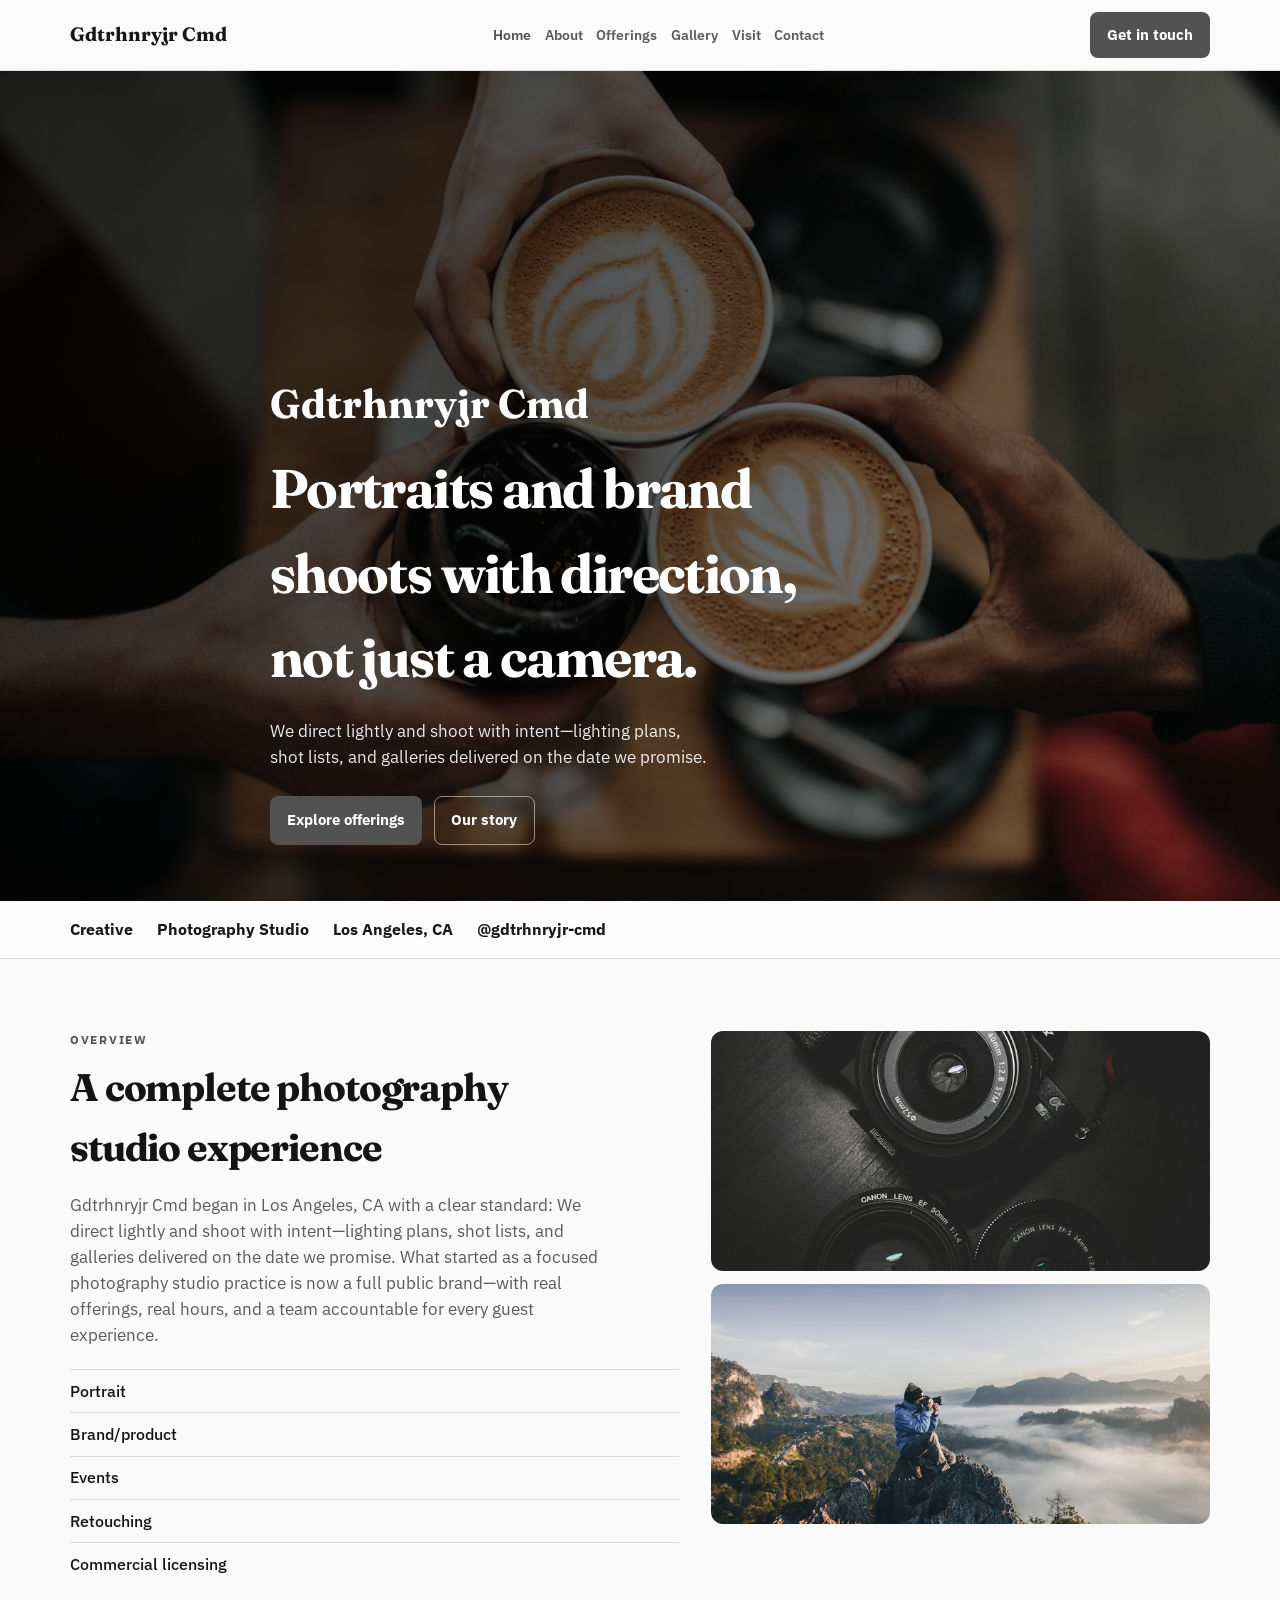
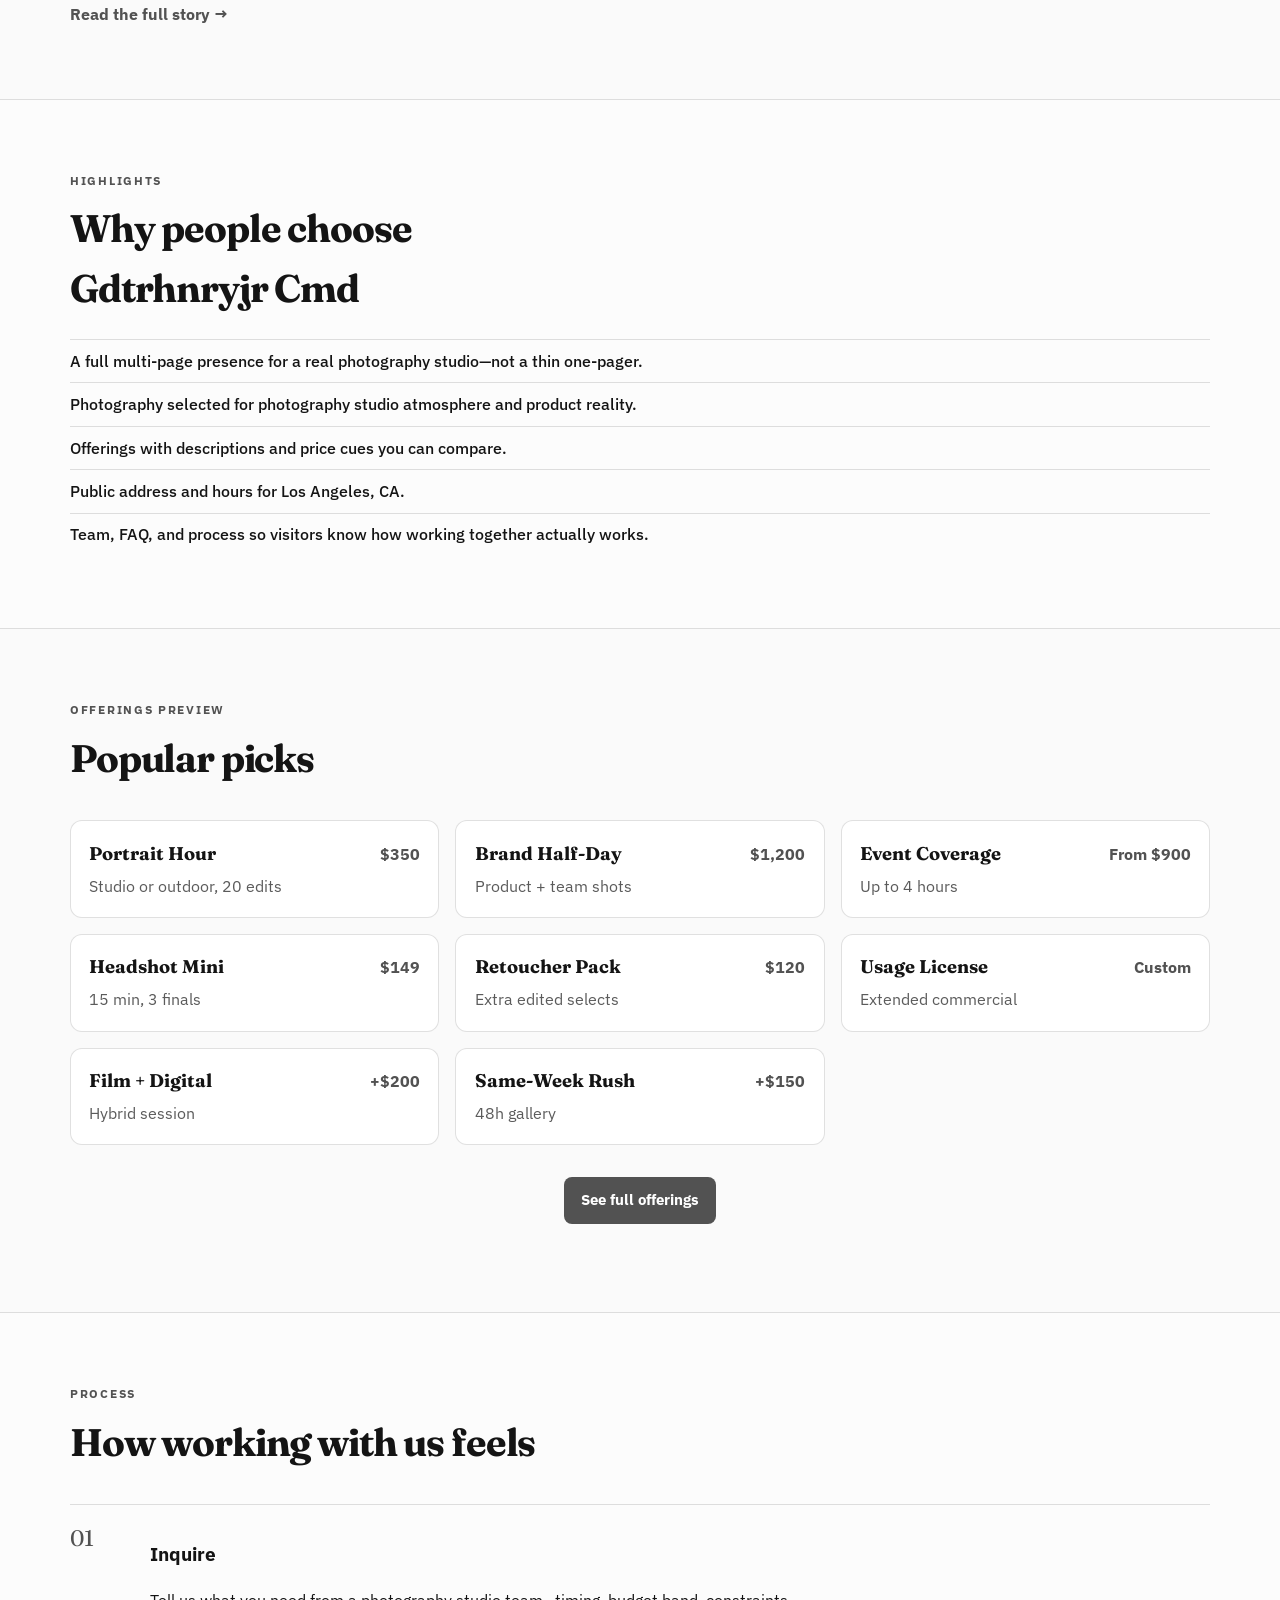
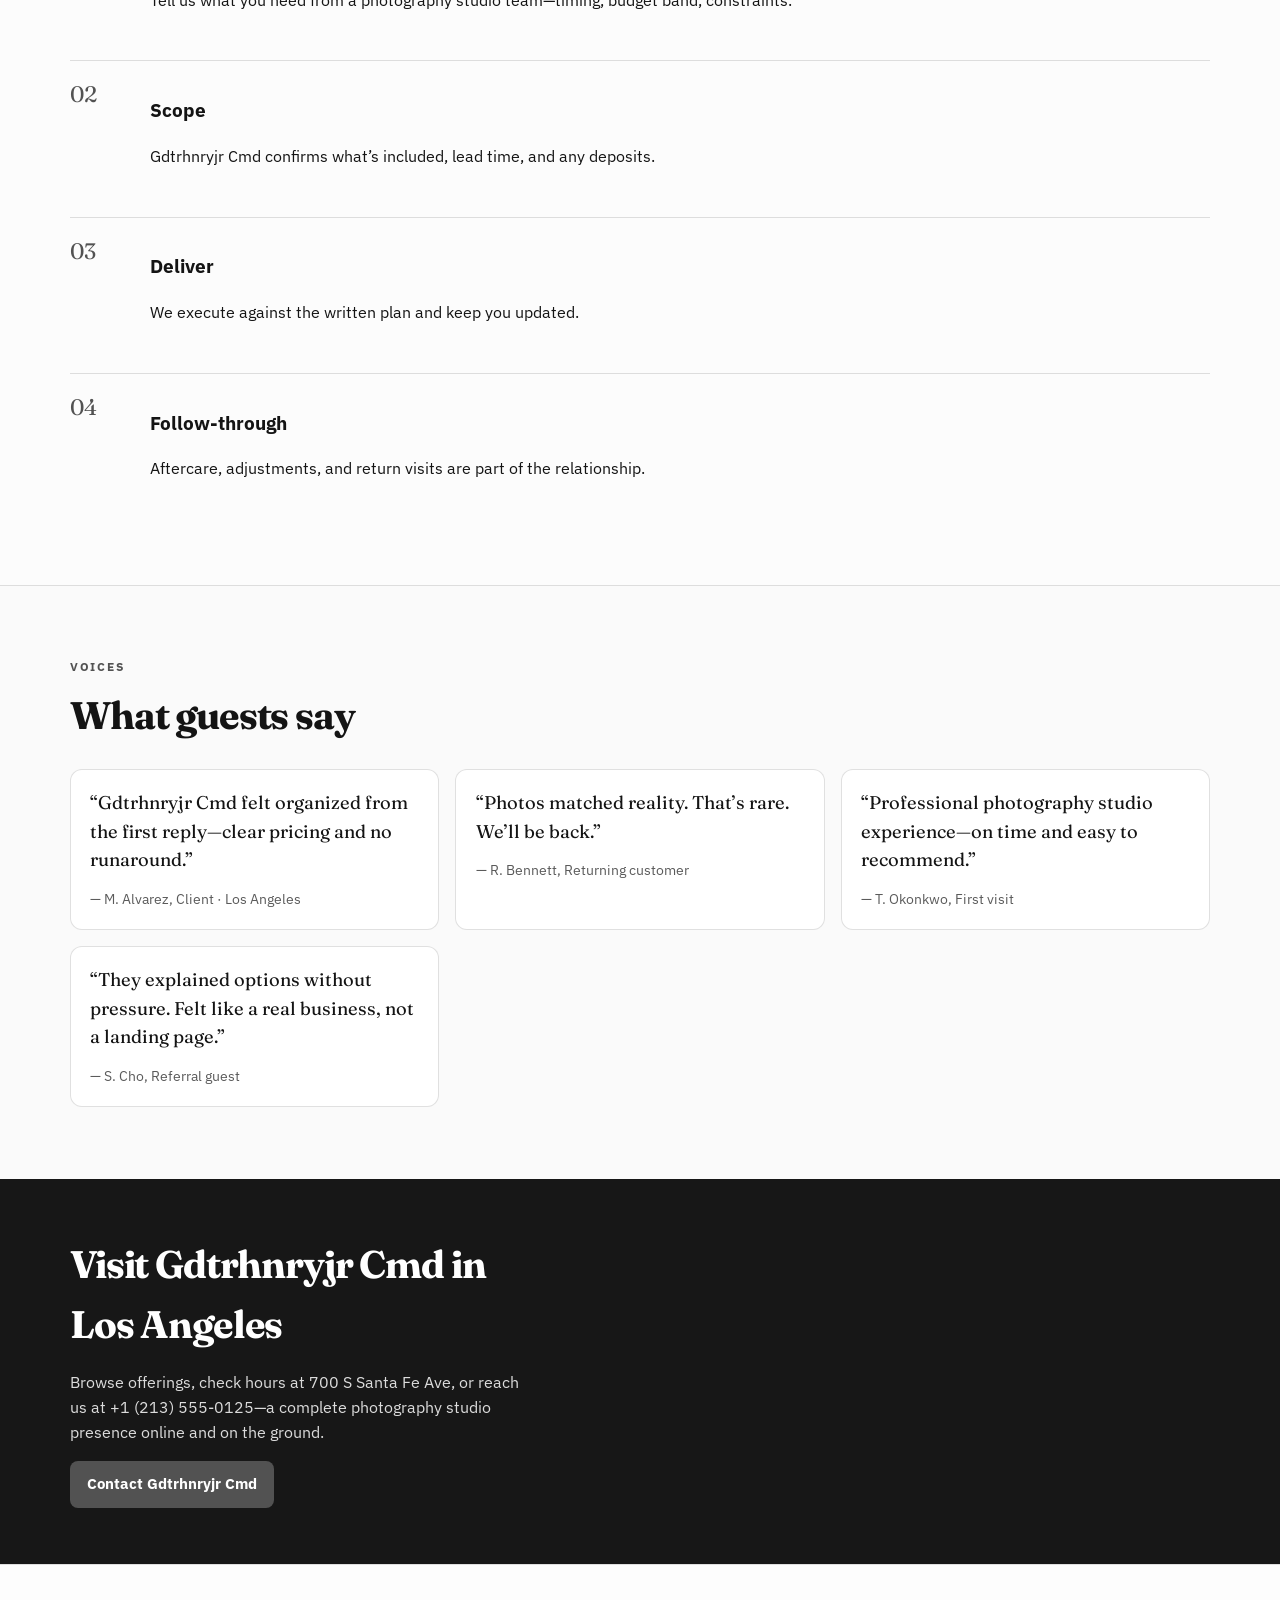
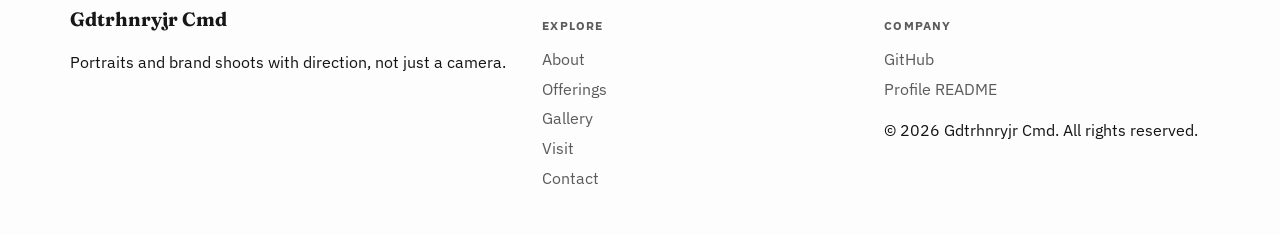
<file: index.html>
<!DOCTYPE html>
<html lang="en">
<head>
  <meta charset="UTF-8" />
  <meta name="viewport" content="width=device-width, initial-scale=1" />
  <title>Gdtrhnryjr Cmd | Photography Studio</title>
  <meta name="description" content="Gdtrhnryjr Cmd — Portraits and brand shoots with direction, not just a camera." />
  <link rel="preconnect" href="https://fonts.googleapis.com" />
  <link rel="preconnect" href="https://fonts.gstatic.com" crossorigin />
  <link href="https://fonts.googleapis.com/css2?family=Fraunces:opsz,wght@9..144,600;9..144,700&family=IBM+Plex+Sans:wght@400;500;600;700&display=swap" rel="stylesheet" />
  <link rel="stylesheet" href="styles.css" />
  <link rel="icon" href="favicon.svg" type="image/svg+xml" />
</head>
<body>

  <header class="top">
    <div class="shell bar">
      <a class="logo" href="index.html">Gdtrhnryjr Cmd</a>
      <nav><a href="index.html" class="on">Home</a><a href="about.html">About</a><a href="offerings.html">Offerings</a><a href="gallery.html">Gallery</a><a href="visit.html">Visit</a><a href="contact.html">Contact</a></nav>
      <a class="cta" href="contact.html">Get in touch</a>
    </div>
  </header>
  <main>
    <section class="hero">
      <div class="hero-bg" style="background-image:url('assets/img-1.jpg')"></div>
      <div class="hero-shade"></div>
      <div class="shell hero-copy">
        <p class="brand">Gdtrhnryjr Cmd</p>
        <h1>Portraits and brand shoots with direction, not just a camera.</h1>
        <p class="lede">We direct lightly and shoot with intent—lighting plans, shot lists, and galleries delivered on the date we promise.</p>
        <div class="actions">
          <a class="btn solid" href="offerings.html">Explore offerings</a>
          <a class="btn line" href="about.html">Our story</a>
        </div>
      </div>
    </section>

    <section class="strip"><div class="shell strip-row">
      <span>Creative</span><span>Photography Studio</span>
      <span>Los Angeles, CA</span><span>@gdtrhnryjr-cmd</span>
    </div></section>

    <section class="block">
      <div class="shell split">
        <div>
          <p class="eyebrow">Overview</p>
          <h2>A complete photography studio experience</h2>
          <p class="lead">Gdtrhnryjr Cmd began in Los Angeles, CA with a clear standard: We direct lightly and shoot with intent—lighting plans, shot lists, and galleries delivered on the date we promise. What started as a focused photography studio practice is now a full public brand—with real offerings, real hours, and a team accountable for every guest experience.</p>
          <ul class="checks"><li>Portrait</li>
<li>Brand/product</li>
<li>Events</li>
<li>Retouching</li>
<li>Commercial licensing</li></ul>
          <a class="textlink" href="about.html">Read the full story →</a>
        </div>
        <div class="about-photos">
          <img src="assets/img-2.jpg" alt="Gdtrhnryjr Cmd" />
          <img src="assets/img-3.jpg" alt="Gdtrhnryjr Cmd detail" />
        </div>
      </div>
    </section>

    <section class="block tint">
      <div class="shell">
        <p class="eyebrow">Highlights</p>
        <h2>Why people choose Gdtrhnryjr Cmd</h2>
        <ul class="why"><li>A full multi-page presence for a real photography studio—not a thin one-pager.</li>
<li>Photography selected for photography studio atmosphere and product reality.</li>
<li>Offerings with descriptions and price cues you can compare.</li>
<li>Public address and hours for Los Angeles, CA.</li>
<li>Team, FAQ, and process so visitors know how working together actually works.</li></ul>
      </div>
    </section>

    <section class="block">
      <div class="shell">
        <p class="eyebrow">Offerings preview</p>
        <h2>Popular picks</h2>
        <div class="menu-grid"><article class="item"><div class="item-top"><h3>Portrait Hour</h3><span class="price">$350</span></div><p>Studio or outdoor, 20 edits</p></article>
<article class="item"><div class="item-top"><h3>Brand Half-Day</h3><span class="price">$1,200</span></div><p>Product + team shots</p></article>
<article class="item"><div class="item-top"><h3>Event Coverage</h3><span class="price">From $900</span></div><p>Up to 4 hours</p></article>
<article class="item"><div class="item-top"><h3>Headshot Mini</h3><span class="price">$149</span></div><p>15 min, 3 finals</p></article>
<article class="item"><div class="item-top"><h3>Retoucher Pack</h3><span class="price">$120</span></div><p>Extra edited selects</p></article>
<article class="item"><div class="item-top"><h3>Usage License</h3><span class="price">Custom</span></div><p>Extended commercial</p></article>
<article class="item"><div class="item-top"><h3>Film + Digital</h3><span class="price">+$200</span></div><p>Hybrid session</p></article>
<article class="item"><div class="item-top"><h3>Same-Week Rush</h3><span class="price">+$150</span></div><p>48h gallery</p></article></div>
        <p class="center-cta"><a class="btn solid" href="offerings.html">See full offerings</a></p>
      </div>
    </section>

    <section class="block tint">
      <div class="shell">
        <p class="eyebrow">Process</p>
        <h2>How working with us feels</h2>
        <ol class="process"><li><span>01</span><div><h3>Inquire</h3><p>Tell us what you need from a photography studio team—timing, budget band, constraints.</p></div></li>
<li><span>02</span><div><h3>Scope</h3><p>Gdtrhnryjr Cmd confirms what’s included, lead time, and any deposits.</p></div></li>
<li><span>03</span><div><h3>Deliver</h3><p>We execute against the written plan and keep you updated.</p></div></li>
<li><span>04</span><div><h3>Follow-through</h3><p>Aftercare, adjustments, and return visits are part of the relationship.</p></div></li></ol>
      </div>
    </section>

    <section class="block">
      <div class="shell">
        <p class="eyebrow">Voices</p>
        <h2>What guests say</h2>
        <div class="quotes"><blockquote><p>“Gdtrhnryjr Cmd felt organized from the first reply—clear pricing and no runaround.”</p><footer>— M. Alvarez, Client · Los Angeles</footer></blockquote>
<blockquote><p>“Photos matched reality. That’s rare. We’ll be back.”</p><footer>— R. Bennett, Returning customer</footer></blockquote>
<blockquote><p>“Professional photography studio experience—on time and easy to recommend.”</p><footer>— T. Okonkwo, First visit</footer></blockquote>
<blockquote><p>“They explained options without pressure. Felt like a real business, not a landing page.”</p><footer>— S. Cho, Referral guest</footer></blockquote></div>
      </div>
    </section>

    <section class="cta-band">
      <div class="shell">
        <h2>Visit Gdtrhnryjr Cmd in Los Angeles</h2>
        <p>Browse offerings, check hours at 700 S Santa Fe Ave, or reach us at +1 (213) 555-0125—a complete photography studio presence online and on the ground.</p>
        <a class="btn solid" href="contact.html">Contact Gdtrhnryjr Cmd</a>
      </div>
    </section>
  </main>

  <footer class="foot">
    <div class="shell foot-grid">
      <div><strong>Gdtrhnryjr Cmd</strong><p>Portraits and brand shoots with direction, not just a camera.</p></div>
      <div>
        <p class="fh">Explore</p>
        <a href="about.html">About</a>
        <a href="offerings.html">Offerings</a>
        <a href="gallery.html">Gallery</a>
        <a href="visit.html">Visit</a>
        <a href="contact.html">Contact</a>
      </div>
      <div>
        <p class="fh">Company</p>
        <a href="https://github.com/gdtrhnryjr-cmd" target="_blank" rel="noopener">GitHub</a>
        <a href="https://github.com/gdtrhnryjr-cmd/gdtrhnryjr-cmd" target="_blank" rel="noopener">Profile README</a>
        <p>© 2026 Gdtrhnryjr Cmd. All rights reserved.</p>
      </div>
    </div>
  </footer>
</body></html>
</file>
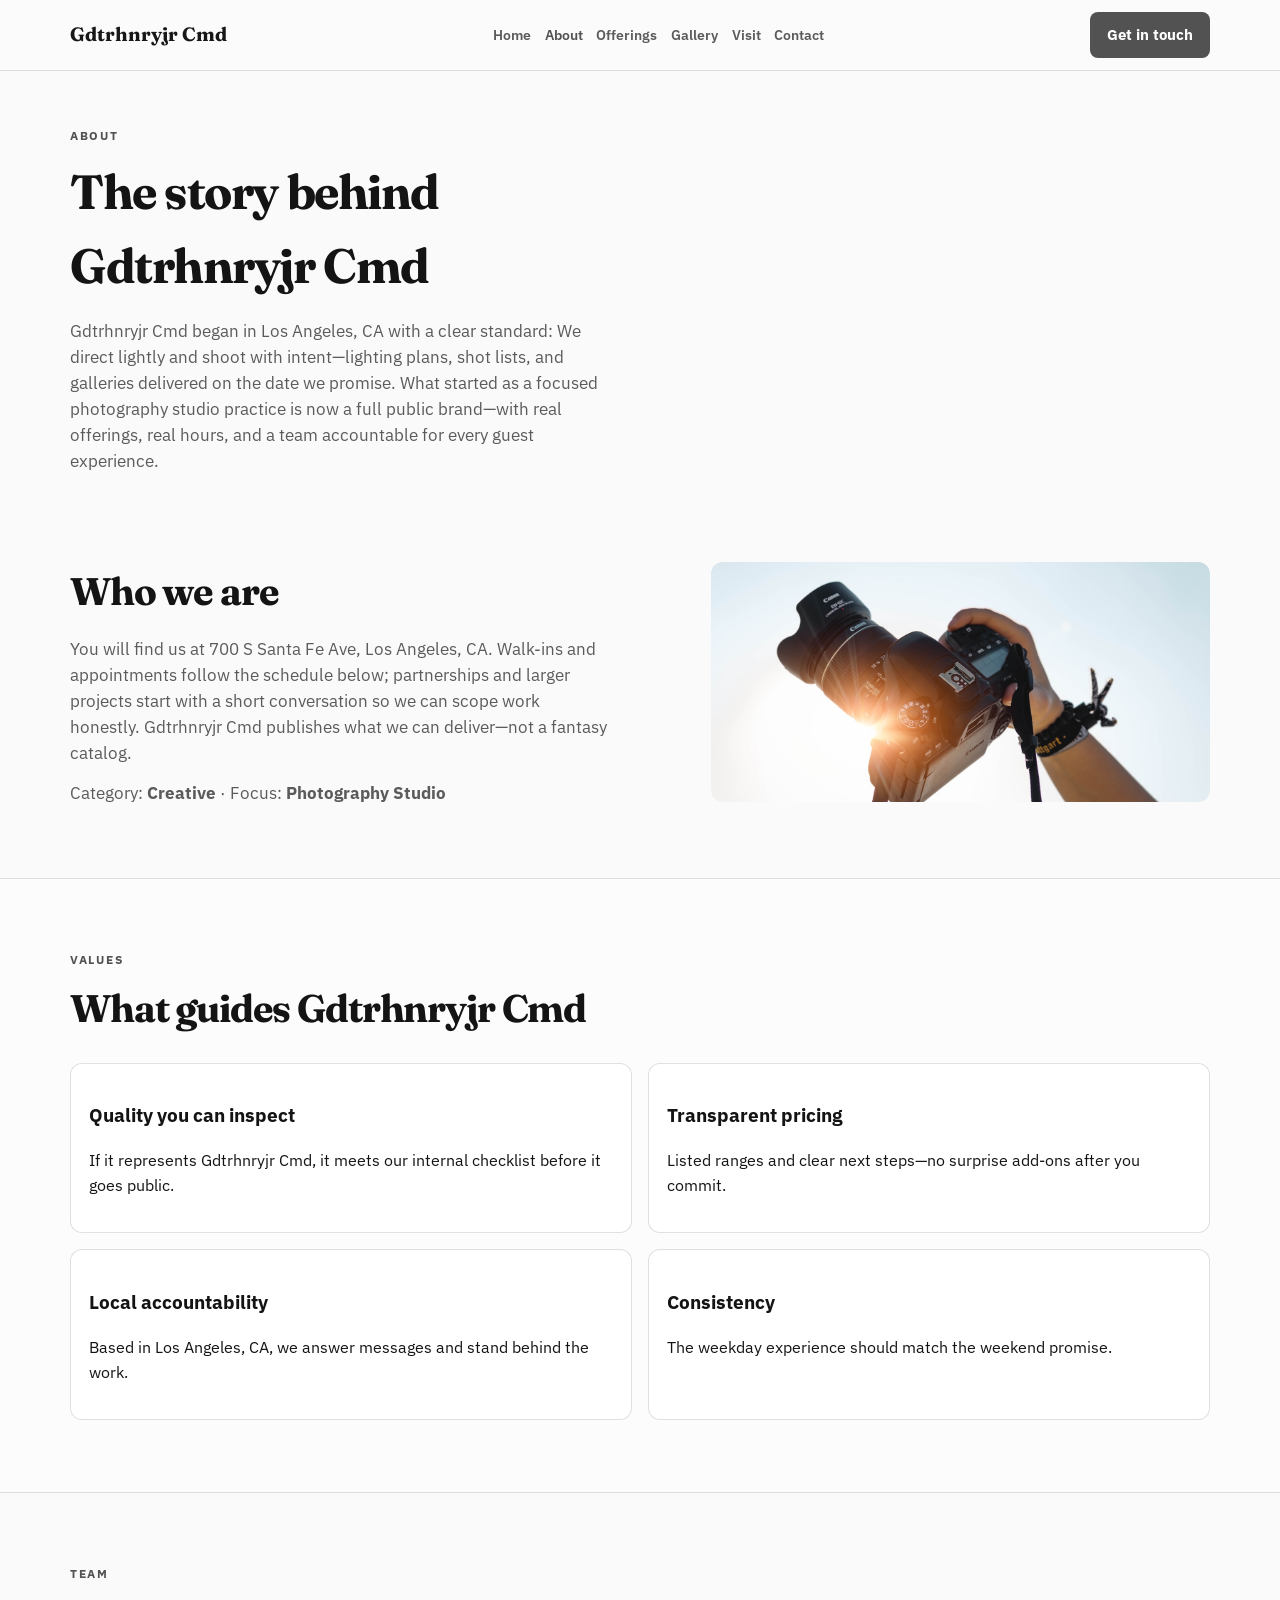
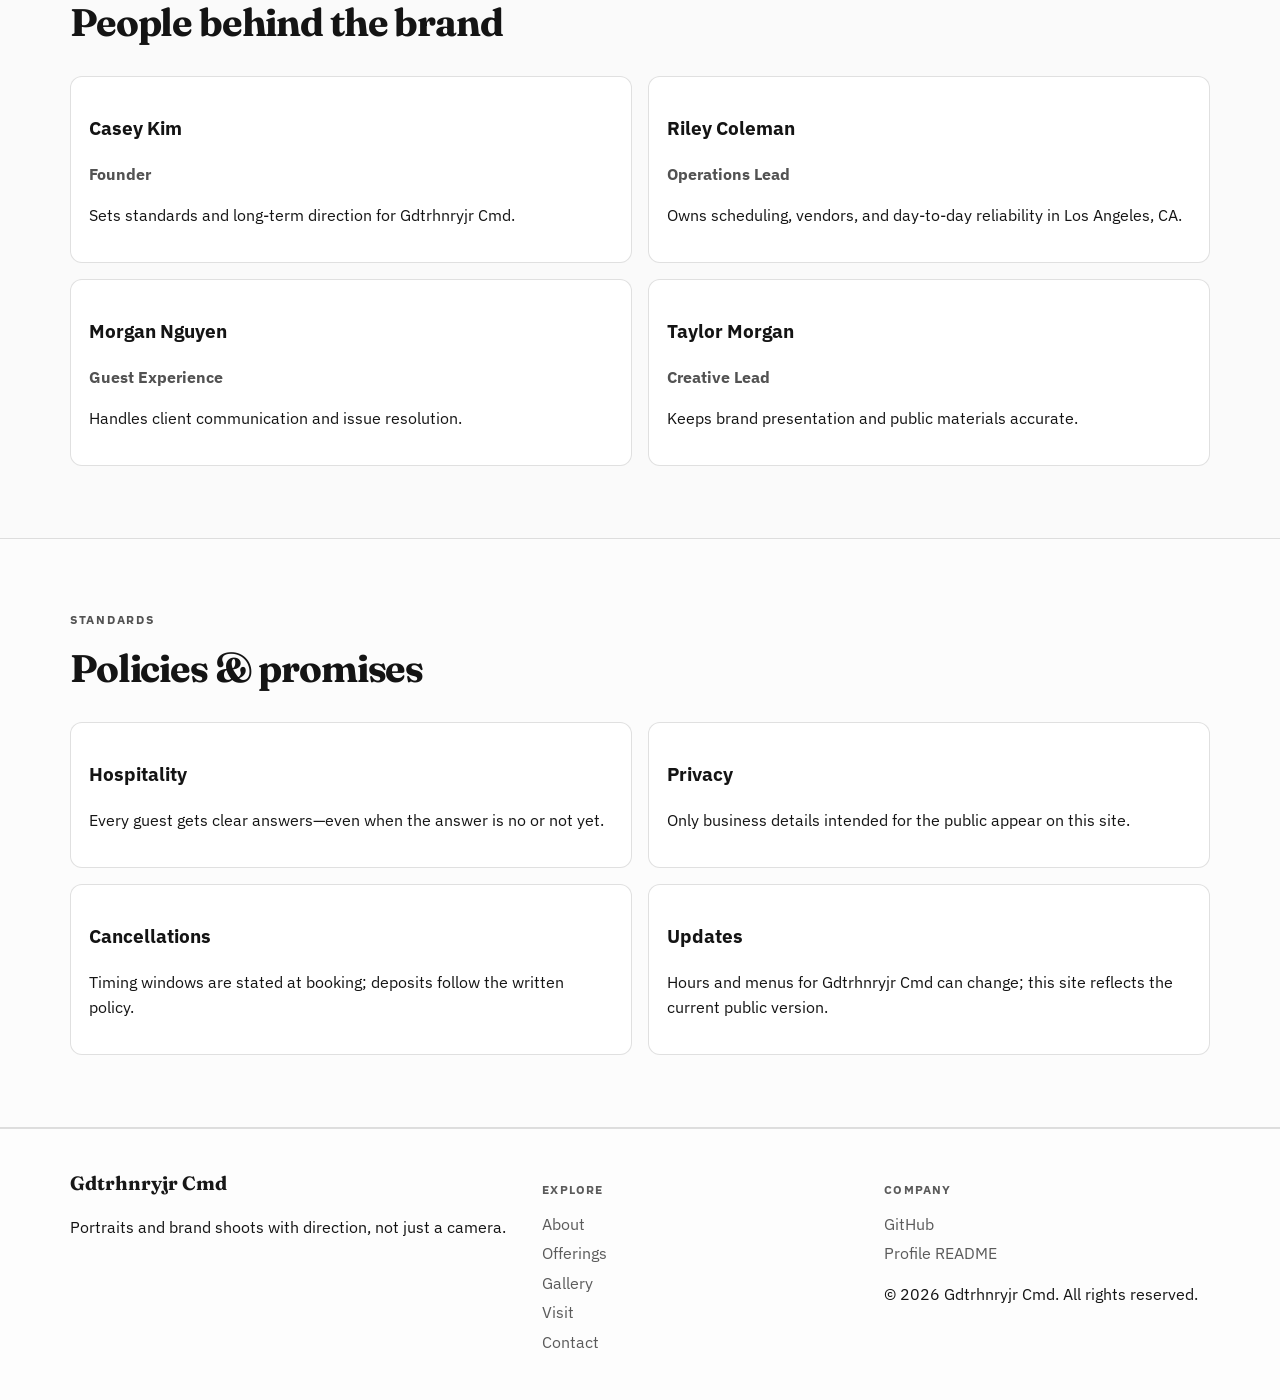
<file: about.html>
<!DOCTYPE html>
<html lang="en">
<head>
  <meta charset="UTF-8" />
  <meta name="viewport" content="width=device-width, initial-scale=1" />
  <title>About | Gdtrhnryjr Cmd</title>
  <meta name="description" content="Gdtrhnryjr Cmd began in Los Angeles, CA with a clear standard: We direct lightly and shoot with intent—lighting plans, shot lists, and galleries deliv" />
  <link rel="preconnect" href="https://fonts.googleapis.com" />
  <link rel="preconnect" href="https://fonts.gstatic.com" crossorigin />
  <link href="https://fonts.googleapis.com/css2?family=Fraunces:opsz,wght@9..144,600;9..144,700&family=IBM+Plex+Sans:wght@400;500;600;700&display=swap" rel="stylesheet" />
  <link rel="stylesheet" href="styles.css" />
  <link rel="icon" href="favicon.svg" type="image/svg+xml" />
</head>
<body>

  <header class="top">
    <div class="shell bar">
      <a class="logo" href="index.html">Gdtrhnryjr Cmd</a>
      <nav><a href="index.html">Home</a><a href="about.html" class="on">About</a><a href="offerings.html">Offerings</a><a href="gallery.html">Gallery</a><a href="visit.html">Visit</a><a href="contact.html">Contact</a></nav>
      <a class="cta" href="contact.html">Get in touch</a>
    </div>
  </header>
  <main class="page">
    <section class="page-hero"><div class="shell">
      <p class="eyebrow">About</p>
      <h1>The story behind Gdtrhnryjr Cmd</h1>
      <p class="lead">Gdtrhnryjr Cmd began in Los Angeles, CA with a clear standard: We direct lightly and shoot with intent—lighting plans, shot lists, and galleries delivered on the date we promise. What started as a focused photography studio practice is now a full public brand—with real offerings, real hours, and a team accountable for every guest experience.</p>
    </div></section>
    <section class="block"><div class="shell split">
      <div>
        <h2>Who we are</h2>
        <p class="lead">You will find us at 700 S Santa Fe Ave, Los Angeles, CA. Walk-ins and appointments follow the schedule below; partnerships and larger projects start with a short conversation so we can scope work honestly. Gdtrhnryjr Cmd publishes what we can deliver—not a fantasy catalog.</p>
        <p class="lead">Category: <strong>Creative</strong> · Focus: <strong>Photography Studio</strong></p>
      </div>
      <img class="solo" src="assets/img-4.jpg" alt="Gdtrhnryjr Cmd story" />
    </div></section>
    <section class="block tint"><div class="shell">
      <p class="eyebrow">Values</p>
      <h2>What guides Gdtrhnryjr Cmd</h2>
      <div class="value-grid"><article><h3>Quality you can inspect</h3><p>If it represents Gdtrhnryjr Cmd, it meets our internal checklist before it goes public.</p></article>
<article><h3>Transparent pricing</h3><p>Listed ranges and clear next steps—no surprise add-ons after you commit.</p></article>
<article><h3>Local accountability</h3><p>Based in Los Angeles, CA, we answer messages and stand behind the work.</p></article>
<article><h3>Consistency</h3><p>The weekday experience should match the weekend promise.</p></article></div>
    </div></section>
    <section class="block"><div class="shell">
      <p class="eyebrow">Team</p>
      <h2>People behind the brand</h2>
      <div class="team-grid"><article class="person"><h3>Casey Kim</h3><p class="role">Founder</p><p>Sets standards and long-term direction for Gdtrhnryjr Cmd.</p></article>
<article class="person"><h3>Riley Coleman</h3><p class="role">Operations Lead</p><p>Owns scheduling, vendors, and day-to-day reliability in Los Angeles, CA.</p></article>
<article class="person"><h3>Morgan Nguyen</h3><p class="role">Guest Experience</p><p>Handles client communication and issue resolution.</p></article>
<article class="person"><h3>Taylor Morgan</h3><p class="role">Creative Lead</p><p>Keeps brand presentation and public materials accurate.</p></article></div>
    </div></section>
    <section class="block tint"><div class="shell">
      <p class="eyebrow">Standards</p>
      <h2>Policies &amp; promises</h2>
      <div class="value-grid"><article><h3>Hospitality</h3><p>Every guest gets clear answers—even when the answer is no or not yet.</p></article>
<article><h3>Privacy</h3><p>Only business details intended for the public appear on this site.</p></article>
<article><h3>Cancellations</h3><p>Timing windows are stated at booking; deposits follow the written policy.</p></article>
<article><h3>Updates</h3><p>Hours and menus for Gdtrhnryjr Cmd can change; this site reflects the current public version.</p></article></div>
    </div></section>
  </main>

  <footer class="foot">
    <div class="shell foot-grid">
      <div><strong>Gdtrhnryjr Cmd</strong><p>Portraits and brand shoots with direction, not just a camera.</p></div>
      <div>
        <p class="fh">Explore</p>
        <a href="about.html">About</a>
        <a href="offerings.html">Offerings</a>
        <a href="gallery.html">Gallery</a>
        <a href="visit.html">Visit</a>
        <a href="contact.html">Contact</a>
      </div>
      <div>
        <p class="fh">Company</p>
        <a href="https://github.com/gdtrhnryjr-cmd" target="_blank" rel="noopener">GitHub</a>
        <a href="https://github.com/gdtrhnryjr-cmd/gdtrhnryjr-cmd" target="_blank" rel="noopener">Profile README</a>
        <p>© 2026 Gdtrhnryjr Cmd. All rights reserved.</p>
      </div>
    </div>
  </footer>
</body></html>
</file>
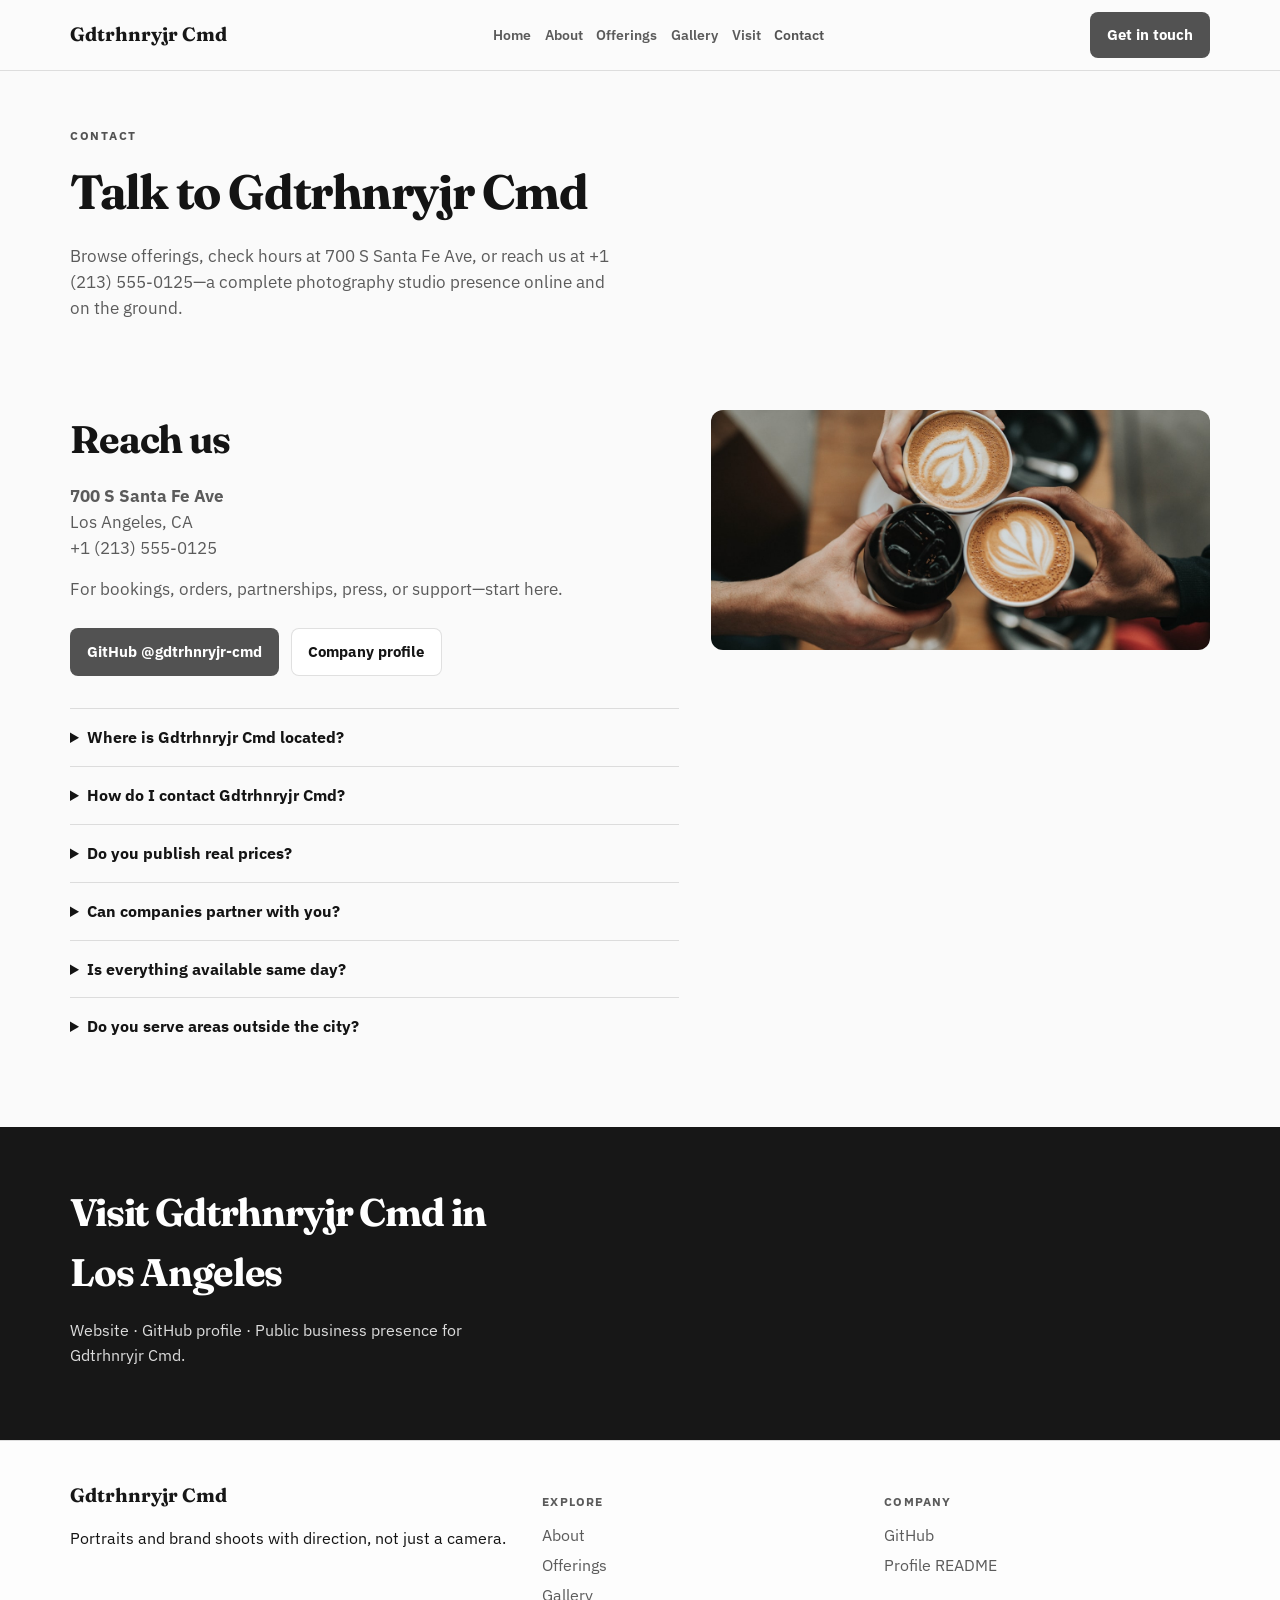
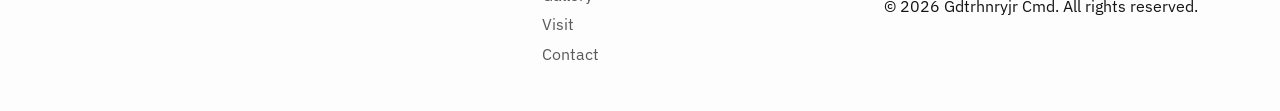
<file: contact.html>
<!DOCTYPE html>
<html lang="en">
<head>
  <meta charset="UTF-8" />
  <meta name="viewport" content="width=device-width, initial-scale=1" />
  <title>Contact | Gdtrhnryjr Cmd</title>
  <meta name="description" content="Contact Gdtrhnryjr Cmd" />
  <link rel="preconnect" href="https://fonts.googleapis.com" />
  <link rel="preconnect" href="https://fonts.gstatic.com" crossorigin />
  <link href="https://fonts.googleapis.com/css2?family=Fraunces:opsz,wght@9..144,600;9..144,700&family=IBM+Plex+Sans:wght@400;500;600;700&display=swap" rel="stylesheet" />
  <link rel="stylesheet" href="styles.css" />
  <link rel="icon" href="favicon.svg" type="image/svg+xml" />
</head>
<body>

  <header class="top">
    <div class="shell bar">
      <a class="logo" href="index.html">Gdtrhnryjr Cmd</a>
      <nav><a href="index.html">Home</a><a href="about.html">About</a><a href="offerings.html">Offerings</a><a href="gallery.html">Gallery</a><a href="visit.html">Visit</a><a href="contact.html" class="on">Contact</a></nav>
      <a class="cta" href="contact.html">Get in touch</a>
    </div>
  </header>
  <main class="page">
    <section class="page-hero"><div class="shell">
      <p class="eyebrow">Contact</p>
      <h1>Talk to Gdtrhnryjr Cmd</h1>
      <p class="lead">Browse offerings, check hours at 700 S Santa Fe Ave, or reach us at +1 (213) 555-0125—a complete photography studio presence online and on the ground.</p>
    </div></section>
    <section class="block"><div class="shell split">
      <div>
        <h2>Reach us</h2>
        <p class="lead"><strong>700 S Santa Fe Ave</strong><br/>Los Angeles, CA<br/>+1 (213) 555-0125</p>
        <p class="lead">For bookings, orders, partnerships, press, or support—start here.</p>
        <div class="actions">
          <a class="btn solid" href="https://github.com/gdtrhnryjr-cmd" target="_blank" rel="noopener">GitHub @gdtrhnryjr-cmd</a>
          <a class="btn quiet" href="https://github.com/gdtrhnryjr-cmd/gdtrhnryjr-cmd" target="_blank" rel="noopener">Company profile</a>
        </div>
        <div class="faq" style="margin-top:2rem"><details><summary>Where is Gdtrhnryjr Cmd located?</summary><p>700 S Santa Fe Ave, Los Angeles, CA. See Visit for hours and parking notes.</p></details>
<details><summary>How do I contact Gdtrhnryjr Cmd?</summary><p>Call +1 (213) 555-0125 or use the contact page / GitHub profile for business inquiries.</p></details>
<details><summary>Do you publish real prices?</summary><p>Yes—ranges and packages on Offerings reflect current public rates and may change seasonally.</p></details>
<details><summary>Can companies partner with you?</summary><p>Yes. Email or call with your use case; Gdtrhnryjr Cmd reviews fit before committing calendar time.</p></details>
<details><summary>Is everything available same day?</summary><p>It depends on the service. Book ahead for custom work; walk-up options are noted in hours.</p></details>
<details><summary>Do you serve areas outside the city?</summary><p>Primary service area is Los Angeles, CA. Regional or remote options vary by offering—ask when you inquire.</p></details></div>
      </div>
      <img class="solo" src="assets/img-7.jpg" alt="contact" />
    </div></section>
    <section class="cta-band"><div class="shell">
      <h2>Visit Gdtrhnryjr Cmd in Los Angeles</h2>
      <p>Website · GitHub profile · Public business presence for Gdtrhnryjr Cmd.</p>
    </div></section>
  </main>

  <footer class="foot">
    <div class="shell foot-grid">
      <div><strong>Gdtrhnryjr Cmd</strong><p>Portraits and brand shoots with direction, not just a camera.</p></div>
      <div>
        <p class="fh">Explore</p>
        <a href="about.html">About</a>
        <a href="offerings.html">Offerings</a>
        <a href="gallery.html">Gallery</a>
        <a href="visit.html">Visit</a>
        <a href="contact.html">Contact</a>
      </div>
      <div>
        <p class="fh">Company</p>
        <a href="https://github.com/gdtrhnryjr-cmd" target="_blank" rel="noopener">GitHub</a>
        <a href="https://github.com/gdtrhnryjr-cmd/gdtrhnryjr-cmd" target="_blank" rel="noopener">Profile README</a>
        <p>© 2026 Gdtrhnryjr Cmd. All rights reserved.</p>
      </div>
    </div>
  </footer>
</body></html>
</file>
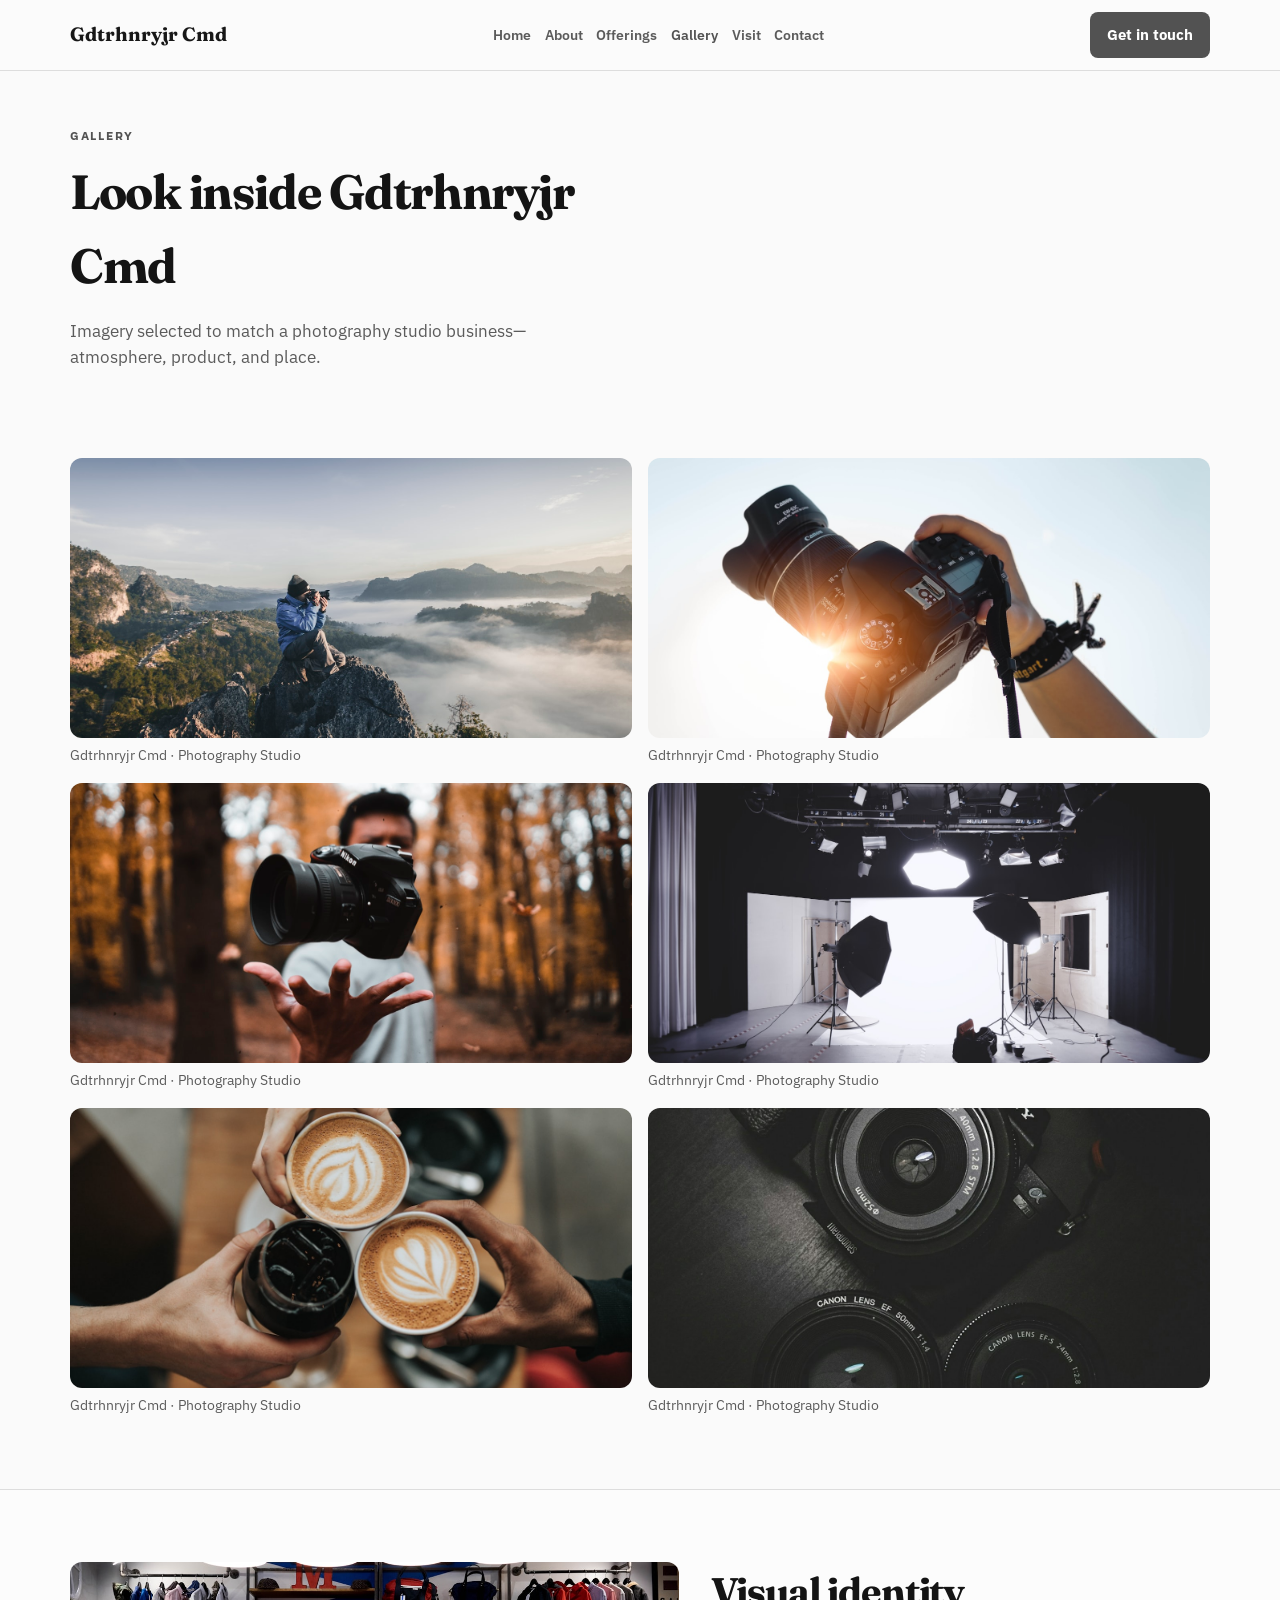
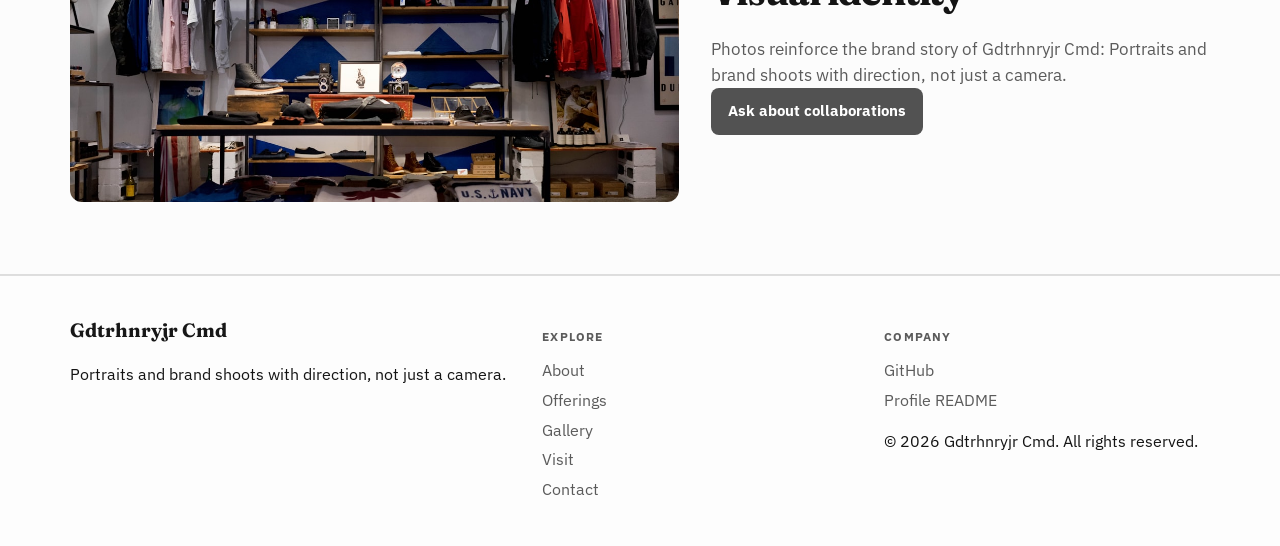
<file: gallery.html>
<!DOCTYPE html>
<html lang="en">
<head>
  <meta charset="UTF-8" />
  <meta name="viewport" content="width=device-width, initial-scale=1" />
  <title>Gallery | Gdtrhnryjr Cmd</title>
  <meta name="description" content="Visual gallery for Gdtrhnryjr Cmd" />
  <link rel="preconnect" href="https://fonts.googleapis.com" />
  <link rel="preconnect" href="https://fonts.gstatic.com" crossorigin />
  <link href="https://fonts.googleapis.com/css2?family=Fraunces:opsz,wght@9..144,600;9..144,700&family=IBM+Plex+Sans:wght@400;500;600;700&display=swap" rel="stylesheet" />
  <link rel="stylesheet" href="styles.css" />
  <link rel="icon" href="favicon.svg" type="image/svg+xml" />
</head>
<body>

  <header class="top">
    <div class="shell bar">
      <a class="logo" href="index.html">Gdtrhnryjr Cmd</a>
      <nav><a href="index.html">Home</a><a href="about.html">About</a><a href="offerings.html">Offerings</a><a href="gallery.html" class="on">Gallery</a><a href="visit.html">Visit</a><a href="contact.html">Contact</a></nav>
      <a class="cta" href="contact.html">Get in touch</a>
    </div>
  </header>
  <main class="page">
    <section class="page-hero"><div class="shell">
      <p class="eyebrow">Gallery</p>
      <h1>Look inside Gdtrhnryjr Cmd</h1>
      <p class="lead">Imagery selected to match a photography studio business—atmosphere, product, and place.</p>
    </div></section>
    <section class="block"><div class="shell gallery-rich"><figure><img src="assets/img-3.jpg" alt="Gdtrhnryjr Cmd gallery 1" /><figcaption>Gdtrhnryjr Cmd · Photography Studio</figcaption></figure>
<figure><img src="assets/img-4.jpg" alt="Gdtrhnryjr Cmd gallery 2" /><figcaption>Gdtrhnryjr Cmd · Photography Studio</figcaption></figure>
<figure><img src="assets/img-5.jpg" alt="Gdtrhnryjr Cmd gallery 3" /><figcaption>Gdtrhnryjr Cmd · Photography Studio</figcaption></figure>
<figure><img src="assets/img-6.jpg" alt="Gdtrhnryjr Cmd gallery 4" /><figcaption>Gdtrhnryjr Cmd · Photography Studio</figcaption></figure>
<figure><img src="assets/img-7.jpg" alt="Gdtrhnryjr Cmd gallery 5" /><figcaption>Gdtrhnryjr Cmd · Photography Studio</figcaption></figure>
<figure><img src="assets/img-8.jpg" alt="Gdtrhnryjr Cmd gallery 6" /><figcaption>Gdtrhnryjr Cmd · Photography Studio</figcaption></figure></div></section>
    <section class="block tint"><div class="shell split">
      <img class="solo" src="assets/img-9.jpg" alt="more" />
      <div>
        <h2>Visual identity</h2>
        <p class="lead">Photos reinforce the brand story of Gdtrhnryjr Cmd: Portraits and brand shoots with direction, not just a camera.</p>
        <a class="btn solid" href="contact.html">Ask about collaborations</a>
      </div>
    </div></section>
  </main>

  <footer class="foot">
    <div class="shell foot-grid">
      <div><strong>Gdtrhnryjr Cmd</strong><p>Portraits and brand shoots with direction, not just a camera.</p></div>
      <div>
        <p class="fh">Explore</p>
        <a href="about.html">About</a>
        <a href="offerings.html">Offerings</a>
        <a href="gallery.html">Gallery</a>
        <a href="visit.html">Visit</a>
        <a href="contact.html">Contact</a>
      </div>
      <div>
        <p class="fh">Company</p>
        <a href="https://github.com/gdtrhnryjr-cmd" target="_blank" rel="noopener">GitHub</a>
        <a href="https://github.com/gdtrhnryjr-cmd/gdtrhnryjr-cmd" target="_blank" rel="noopener">Profile README</a>
        <p>© 2026 Gdtrhnryjr Cmd. All rights reserved.</p>
      </div>
    </div>
  </footer>
</body></html>
</file>
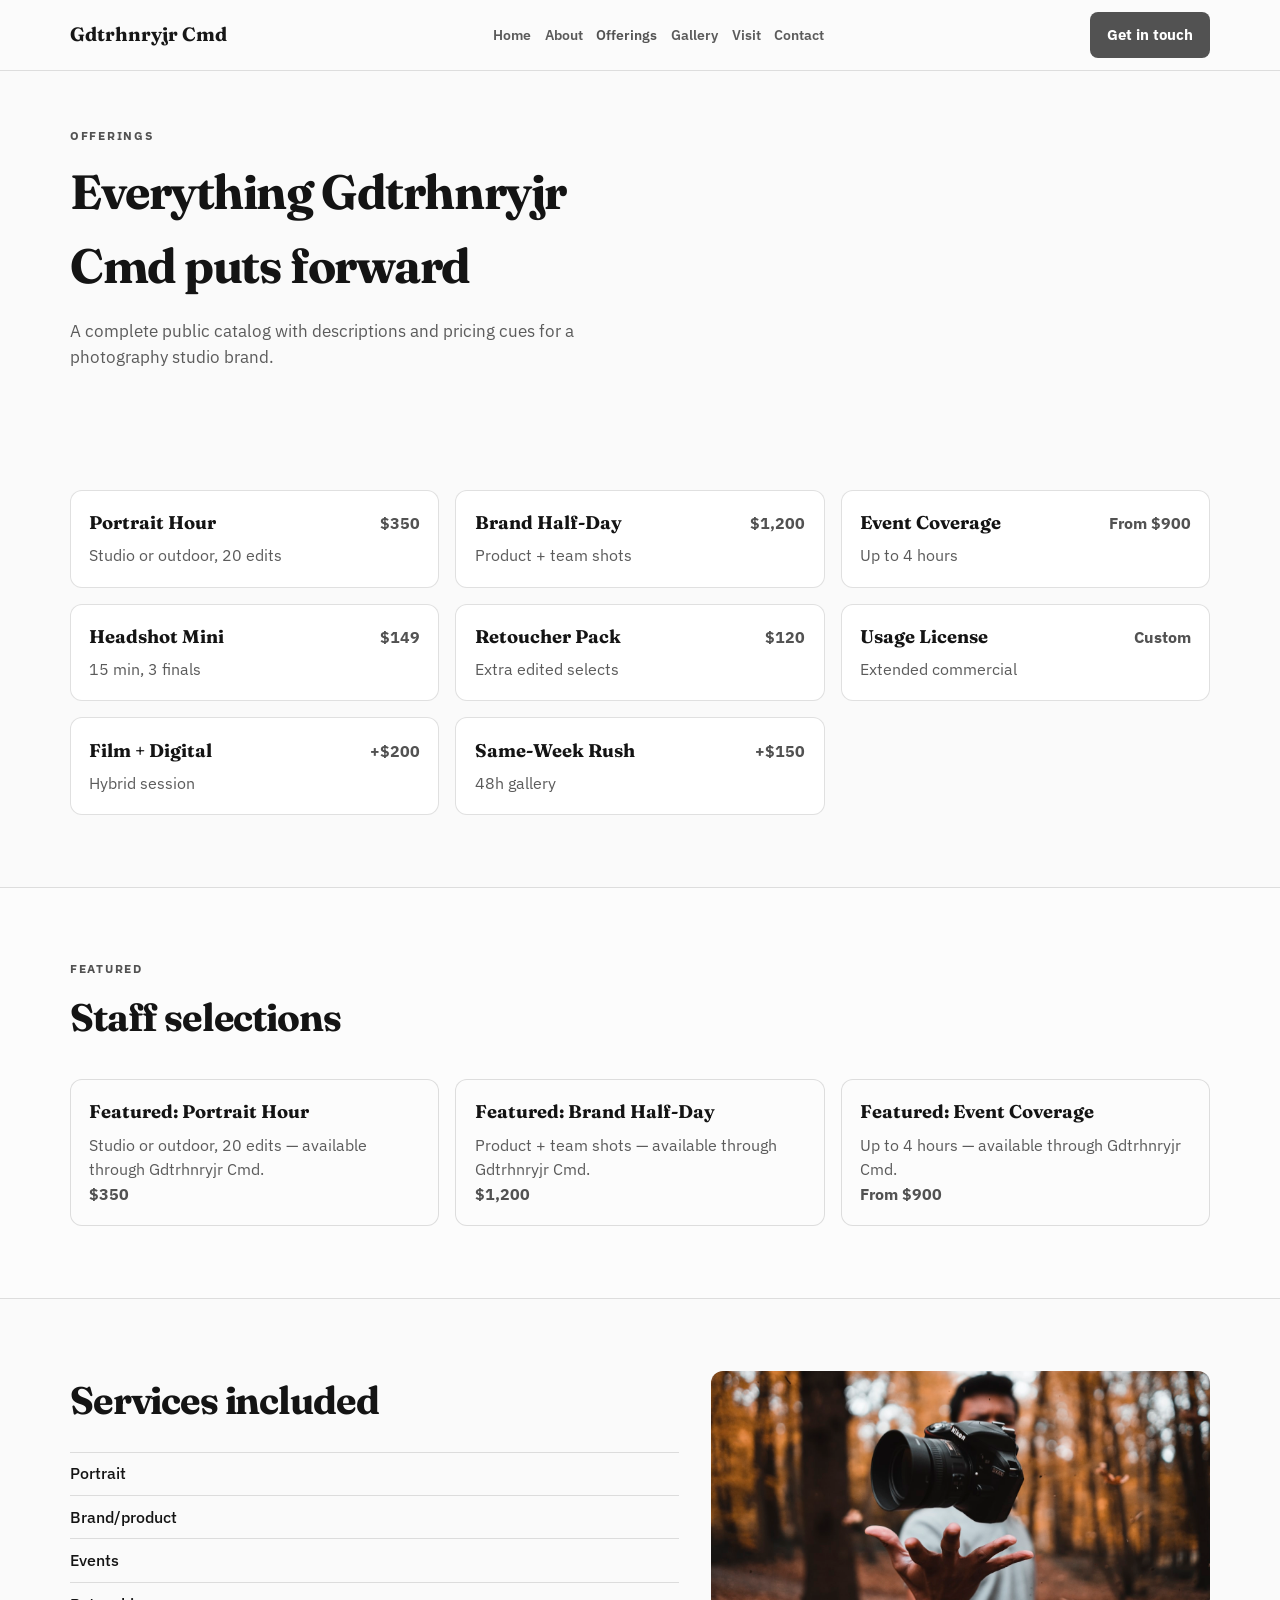
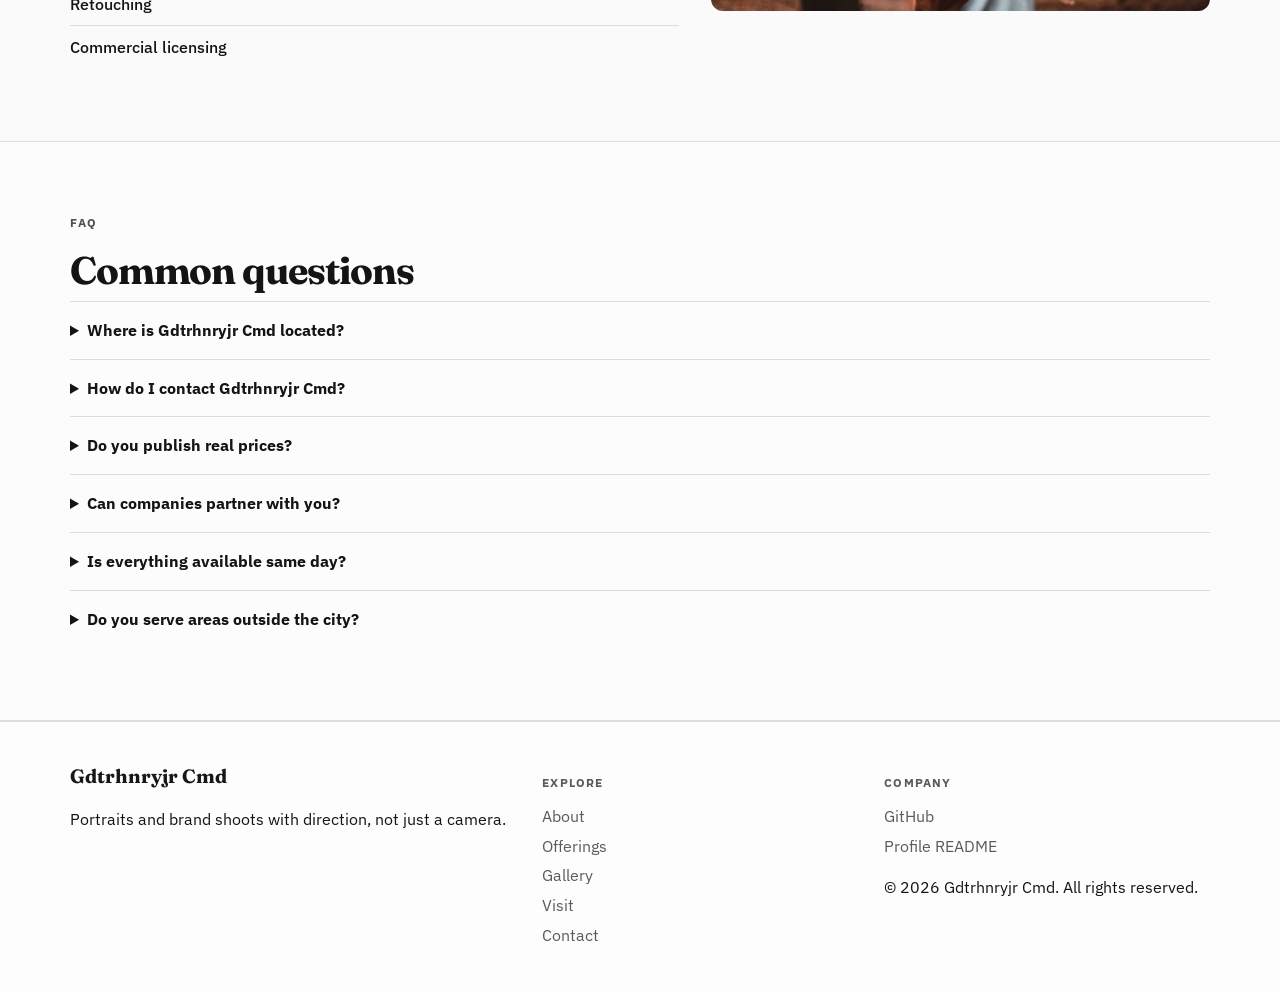
<file: offerings.html>
<!DOCTYPE html>
<html lang="en">
<head>
  <meta charset="UTF-8" />
  <meta name="viewport" content="width=device-width, initial-scale=1" />
  <title>Offerings | Gdtrhnryjr Cmd</title>
  <meta name="description" content="Full offerings for Gdtrhnryjr Cmd" />
  <link rel="preconnect" href="https://fonts.googleapis.com" />
  <link rel="preconnect" href="https://fonts.gstatic.com" crossorigin />
  <link href="https://fonts.googleapis.com/css2?family=Fraunces:opsz,wght@9..144,600;9..144,700&family=IBM+Plex+Sans:wght@400;500;600;700&display=swap" rel="stylesheet" />
  <link rel="stylesheet" href="styles.css" />
  <link rel="icon" href="favicon.svg" type="image/svg+xml" />
</head>
<body>

  <header class="top">
    <div class="shell bar">
      <a class="logo" href="index.html">Gdtrhnryjr Cmd</a>
      <nav><a href="index.html">Home</a><a href="about.html">About</a><a href="offerings.html" class="on">Offerings</a><a href="gallery.html">Gallery</a><a href="visit.html">Visit</a><a href="contact.html">Contact</a></nav>
      <a class="cta" href="contact.html">Get in touch</a>
    </div>
  </header>
  <main class="page">
    <section class="page-hero"><div class="shell">
      <p class="eyebrow">Offerings</p>
      <h1>Everything Gdtrhnryjr Cmd puts forward</h1>
      <p class="lead">A complete public catalog with descriptions and pricing cues for a photography studio brand.</p>
    </div></section>
    <section class="block"><div class="shell">
      <div class="menu-grid"><article class="item"><div class="item-top"><h3>Portrait Hour</h3><span class="price">$350</span></div><p>Studio or outdoor, 20 edits</p></article>
<article class="item"><div class="item-top"><h3>Brand Half-Day</h3><span class="price">$1,200</span></div><p>Product + team shots</p></article>
<article class="item"><div class="item-top"><h3>Event Coverage</h3><span class="price">From $900</span></div><p>Up to 4 hours</p></article>
<article class="item"><div class="item-top"><h3>Headshot Mini</h3><span class="price">$149</span></div><p>15 min, 3 finals</p></article>
<article class="item"><div class="item-top"><h3>Retoucher Pack</h3><span class="price">$120</span></div><p>Extra edited selects</p></article>
<article class="item"><div class="item-top"><h3>Usage License</h3><span class="price">Custom</span></div><p>Extended commercial</p></article>
<article class="item"><div class="item-top"><h3>Film + Digital</h3><span class="price">+$200</span></div><p>Hybrid session</p></article>
<article class="item"><div class="item-top"><h3>Same-Week Rush</h3><span class="price">+$150</span></div><p>48h gallery</p></article></div>
    </div></section>
    <section class="block tint"><div class="shell">
      <p class="eyebrow">Featured</p>
      <h2>Staff selections</h2>
      <div class="menu-grid"><article class="item soft"><h3>Featured: Portrait Hour</h3><p>Studio or outdoor, 20 edits — available through Gdtrhnryjr Cmd.</p><span class="price">$350</span></article>
<article class="item soft"><h3>Featured: Brand Half-Day</h3><p>Product + team shots — available through Gdtrhnryjr Cmd.</p><span class="price">$1,200</span></article>
<article class="item soft"><h3>Featured: Event Coverage</h3><p>Up to 4 hours — available through Gdtrhnryjr Cmd.</p><span class="price">From $900</span></article></div>
    </div></section>
    <section class="block"><div class="shell split">
      <div>
        <h2>Services included</h2>
        <ul class="checks"><li>Portrait</li>
<li>Brand/product</li>
<li>Events</li>
<li>Retouching</li>
<li>Commercial licensing</li></ul>
      </div>
      <img class="solo" src="assets/img-5.jpg" alt="offerings" />
    </div></section>
    <section class="block tint"><div class="shell">
      <p class="eyebrow">FAQ</p>
      <h2>Common questions</h2>
      <div class="faq"><details><summary>Where is Gdtrhnryjr Cmd located?</summary><p>700 S Santa Fe Ave, Los Angeles, CA. See Visit for hours and parking notes.</p></details>
<details><summary>How do I contact Gdtrhnryjr Cmd?</summary><p>Call +1 (213) 555-0125 or use the contact page / GitHub profile for business inquiries.</p></details>
<details><summary>Do you publish real prices?</summary><p>Yes—ranges and packages on Offerings reflect current public rates and may change seasonally.</p></details>
<details><summary>Can companies partner with you?</summary><p>Yes. Email or call with your use case; Gdtrhnryjr Cmd reviews fit before committing calendar time.</p></details>
<details><summary>Is everything available same day?</summary><p>It depends on the service. Book ahead for custom work; walk-up options are noted in hours.</p></details>
<details><summary>Do you serve areas outside the city?</summary><p>Primary service area is Los Angeles, CA. Regional or remote options vary by offering—ask when you inquire.</p></details></div>
    </div></section>
  </main>

  <footer class="foot">
    <div class="shell foot-grid">
      <div><strong>Gdtrhnryjr Cmd</strong><p>Portraits and brand shoots with direction, not just a camera.</p></div>
      <div>
        <p class="fh">Explore</p>
        <a href="about.html">About</a>
        <a href="offerings.html">Offerings</a>
        <a href="gallery.html">Gallery</a>
        <a href="visit.html">Visit</a>
        <a href="contact.html">Contact</a>
      </div>
      <div>
        <p class="fh">Company</p>
        <a href="https://github.com/gdtrhnryjr-cmd" target="_blank" rel="noopener">GitHub</a>
        <a href="https://github.com/gdtrhnryjr-cmd/gdtrhnryjr-cmd" target="_blank" rel="noopener">Profile README</a>
        <p>© 2026 Gdtrhnryjr Cmd. All rights reserved.</p>
      </div>
    </div>
  </footer>
</body></html>
</file>
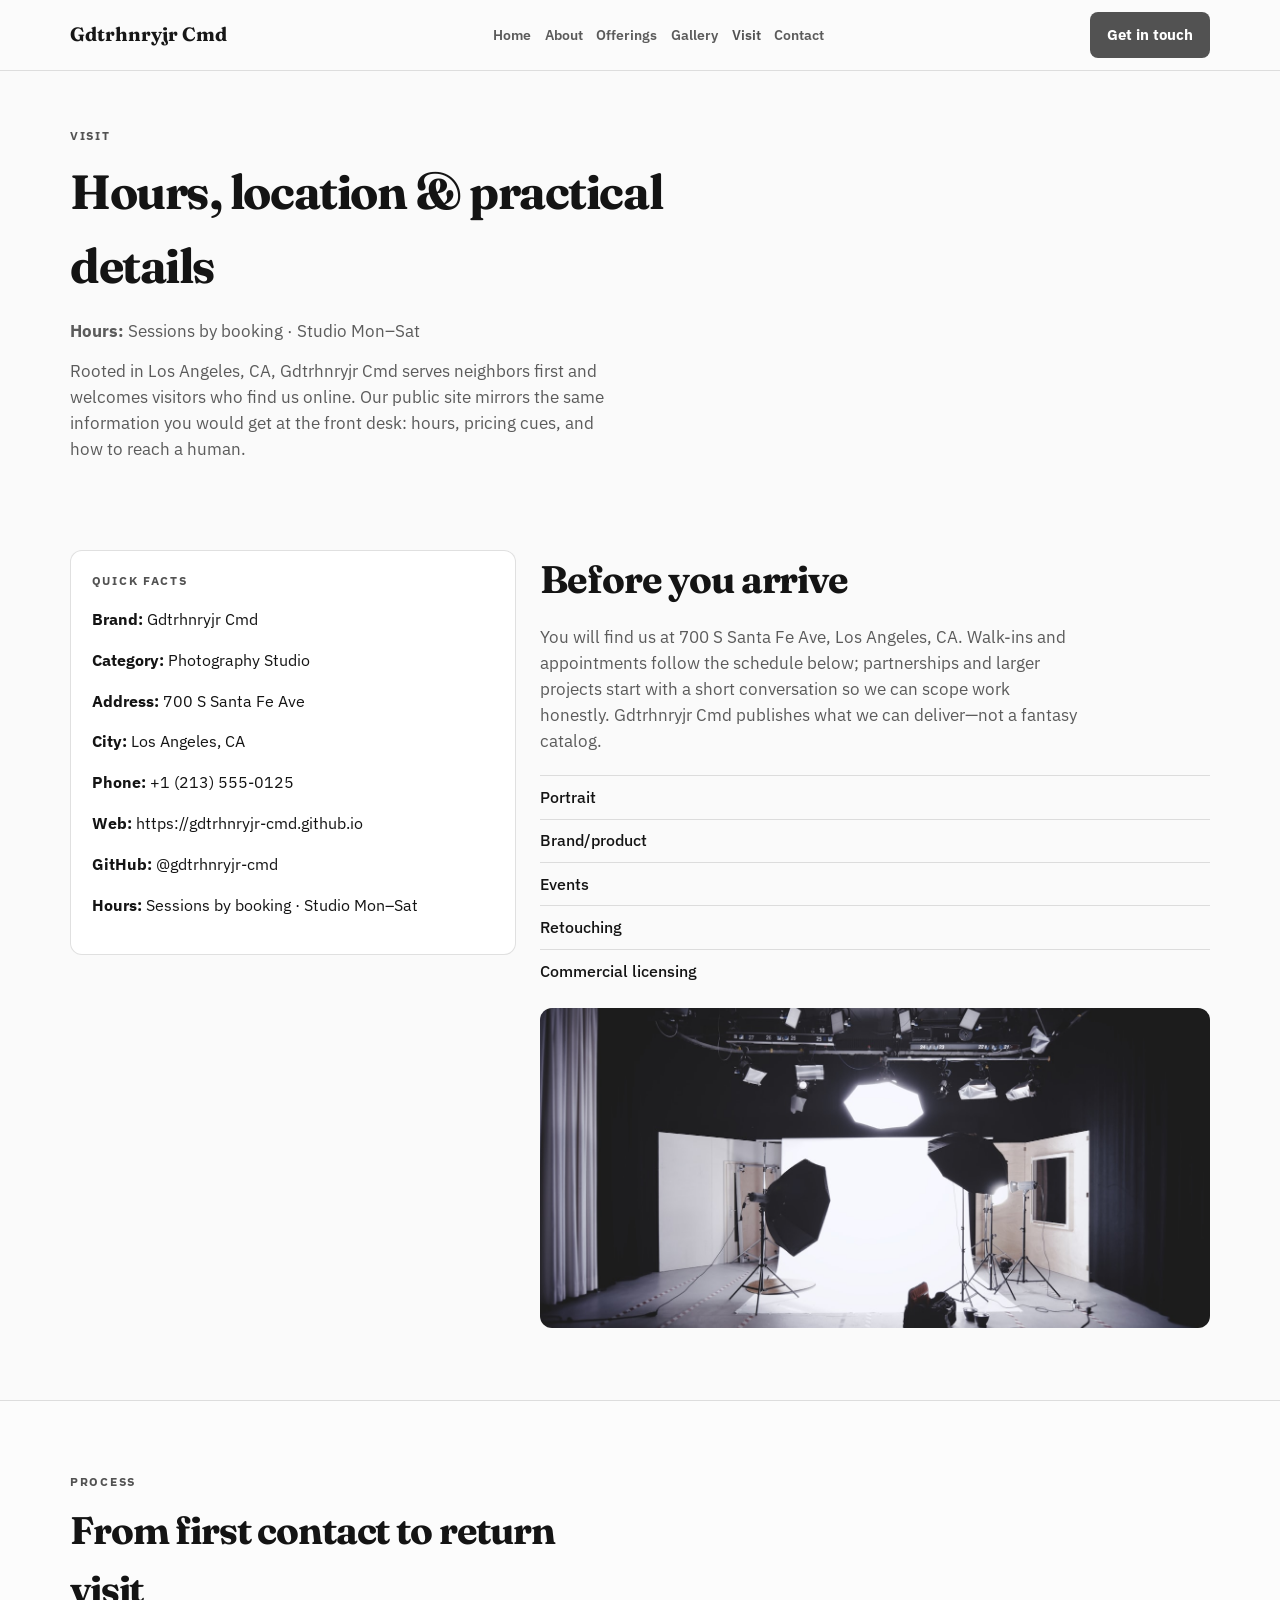
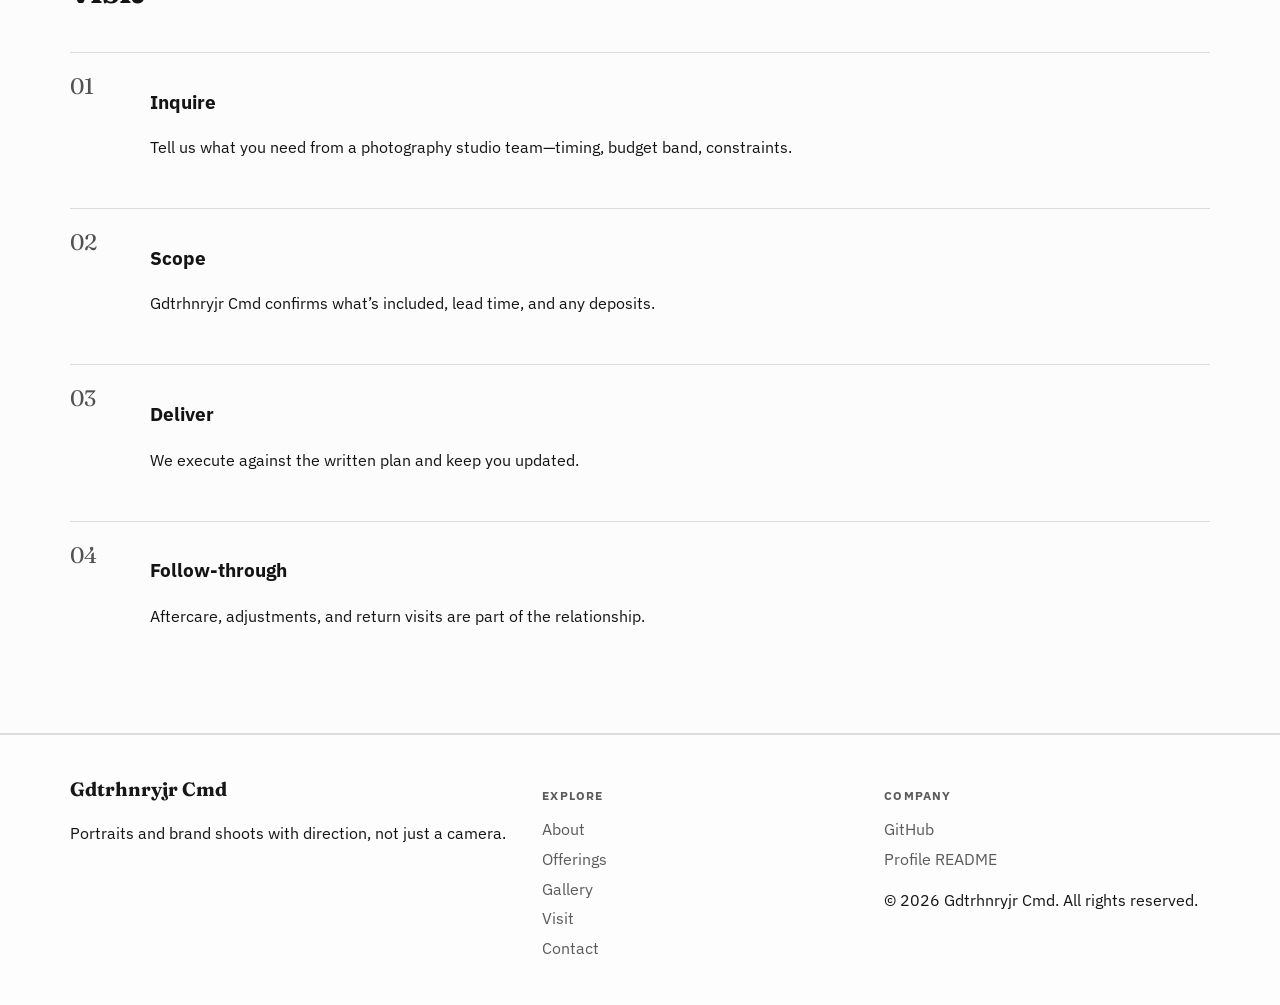
<file: visit.html>
<!DOCTYPE html>
<html lang="en">
<head>
  <meta charset="UTF-8" />
  <meta name="viewport" content="width=device-width, initial-scale=1" />
  <title>Visit | Gdtrhnryjr Cmd</title>
  <meta name="description" content="Sessions by booking · Studio Mon–Sat" />
  <link rel="preconnect" href="https://fonts.googleapis.com" />
  <link rel="preconnect" href="https://fonts.gstatic.com" crossorigin />
  <link href="https://fonts.googleapis.com/css2?family=Fraunces:opsz,wght@9..144,600;9..144,700&family=IBM+Plex+Sans:wght@400;500;600;700&display=swap" rel="stylesheet" />
  <link rel="stylesheet" href="styles.css" />
  <link rel="icon" href="favicon.svg" type="image/svg+xml" />
</head>
<body>

  <header class="top">
    <div class="shell bar">
      <a class="logo" href="index.html">Gdtrhnryjr Cmd</a>
      <nav><a href="index.html">Home</a><a href="about.html">About</a><a href="offerings.html">Offerings</a><a href="gallery.html">Gallery</a><a href="visit.html" class="on">Visit</a><a href="contact.html">Contact</a></nav>
      <a class="cta" href="contact.html">Get in touch</a>
    </div>
  </header>
  <main class="page">
    <section class="page-hero"><div class="shell">
      <p class="eyebrow">Visit</p>
      <h1>Hours, location &amp; practical details</h1>
      <p class="lead"><strong>Hours:</strong> Sessions by booking · Studio Mon–Sat</p>
      <p class="lead">Rooted in Los Angeles, CA, Gdtrhnryjr Cmd serves neighbors first and welcomes visitors who find us online. Our public site mirrors the same information you would get at the front desk: hours, pricing cues, and how to reach a human.</p>
    </div></section>
    <section class="block"><div class="shell visit-grid">
      <aside class="card">
        <p class="eyebrow">Quick facts</p>
        <p><strong>Brand:</strong> Gdtrhnryjr Cmd</p>
        <p><strong>Category:</strong> Photography Studio</p>
        <p><strong>Address:</strong> 700 S Santa Fe Ave</p>
        <p><strong>City:</strong> Los Angeles, CA</p>
        <p><strong>Phone:</strong> +1 (213) 555-0125</p>
        <p><strong>Web:</strong> https://gdtrhnryjr-cmd.github.io</p>
        <p><strong>GitHub:</strong> @gdtrhnryjr-cmd</p>
        <p><strong>Hours:</strong> Sessions by booking · Studio Mon–Sat</p>
      </aside>
      <div>
        <h2>Before you arrive</h2>
        <p class="lead">You will find us at 700 S Santa Fe Ave, Los Angeles, CA. Walk-ins and appointments follow the schedule below; partnerships and larger projects start with a short conversation so we can scope work honestly. Gdtrhnryjr Cmd publishes what we can deliver—not a fantasy catalog.</p>
        <ul class="checks"><li>Portrait</li>
<li>Brand/product</li>
<li>Events</li>
<li>Retouching</li>
<li>Commercial licensing</li></ul>
        <img class="solo wide" src="assets/img-6.jpg" alt="visit" />
      </div>
    </div></section>
    <section class="block tint"><div class="shell">
      <p class="eyebrow">Process</p>
      <h2>From first contact to return visit</h2>
      <ol class="process"><li><span>01</span><div><h3>Inquire</h3><p>Tell us what you need from a photography studio team—timing, budget band, constraints.</p></div></li>
<li><span>02</span><div><h3>Scope</h3><p>Gdtrhnryjr Cmd confirms what’s included, lead time, and any deposits.</p></div></li>
<li><span>03</span><div><h3>Deliver</h3><p>We execute against the written plan and keep you updated.</p></div></li>
<li><span>04</span><div><h3>Follow-through</h3><p>Aftercare, adjustments, and return visits are part of the relationship.</p></div></li></ol>
    </div></section>
  </main>

  <footer class="foot">
    <div class="shell foot-grid">
      <div><strong>Gdtrhnryjr Cmd</strong><p>Portraits and brand shoots with direction, not just a camera.</p></div>
      <div>
        <p class="fh">Explore</p>
        <a href="about.html">About</a>
        <a href="offerings.html">Offerings</a>
        <a href="gallery.html">Gallery</a>
        <a href="visit.html">Visit</a>
        <a href="contact.html">Contact</a>
      </div>
      <div>
        <p class="fh">Company</p>
        <a href="https://github.com/gdtrhnryjr-cmd" target="_blank" rel="noopener">GitHub</a>
        <a href="https://github.com/gdtrhnryjr-cmd/gdtrhnryjr-cmd" target="_blank" rel="noopener">Profile README</a>
        <p>© 2026 Gdtrhnryjr Cmd. All rights reserved.</p>
      </div>
    </div>
  </footer>
</body></html>
</file>
<file: styles.css>
:root {
  --ink:#141414; --muted:#5b5b5b; --paper:#fafafa;
  --accent:#525252; --deep:#171717; --line:rgba(0,0,0,.12);
  --display:"Fraunces",Georgia,serif; --body:"IBM Plex Sans","Segoe UI",sans-serif; --shell:1140px;
}
*{box-sizing:border-box} html{scroll-behavior:smooth}
body{margin:0;font-family:var(--body);color:var(--ink);background:var(--paper);line-height:1.55}
a{color:inherit;text-decoration:none} img{max-width:100%;display:block}
.shell{width:min(var(--shell),calc(100% - 2rem));margin-inline:auto}
.top{position:sticky;top:0;z-index:40;backdrop-filter:blur(12px);background:color-mix(in srgb,var(--paper) 88%,white);border-bottom:1px solid var(--line)}
.bar{min-height:70px;display:flex;align-items:center;justify-content:space-between;gap:1rem}
.logo{font-family:var(--display);font-weight:700;font-size:1.2rem;color:var(--deep)}
nav{display:flex;flex-wrap:wrap;gap:.85rem;font-weight:600;font-size:.9rem;color:var(--muted)}
nav a.on,nav a:hover{color:var(--accent)}
.cta,.btn{display:inline-flex;align-items:center;justify-content:center;padding:.75rem 1.05rem;border-radius:8px;font-weight:700;font-size:.92rem}
.cta,.btn.solid{background:var(--accent);color:#fff}
.btn.line{border:1px solid rgba(255,255,255,.5);color:#fff}
.btn.quiet{border:1px solid var(--line);background:#fff}
.hero{position:relative;min-height:calc(100vh - 70px);display:grid;align-items:end;color:#fff;overflow:hidden}
.hero-bg{position:absolute;inset:0;background-size:cover;background-position:center;animation:zoom 22s ease-in-out infinite alternate}
.hero-shade{position:absolute;inset:0;background:linear-gradient(110deg,rgba(0,0,0,.8),rgba(0,0,0,.35))}
.hero-copy{position:relative;z-index:2;padding:4.5rem 0 3.5rem;max-width:740px}
.brand{margin:0 0 .8rem;font-family:var(--display);font-size:clamp(1.7rem,3.5vw,2.5rem);font-weight:700}
.hero h1,.page-hero h1{margin:0;font-family:var(--display);letter-spacing:-.03em}
.hero h1{font-size:clamp(2rem,5vw,3.4rem);max-width:16ch}
.lede{margin:1.1rem 0 0;max-width:44ch;color:rgba(255,255,255,.9);font-size:1.06rem}
.actions{display:flex;flex-wrap:wrap;gap:.75rem;margin-top:1.6rem}
.strip{border-bottom:1px solid var(--line);background:rgba(255,255,255,.45)}
.strip-row{display:flex;flex-wrap:wrap;gap:.8rem 1.5rem;padding:1rem 0;font-weight:700;color:var(--deep)}
.block{padding:4.5rem 0}.block.tint{background:rgba(255,255,255,.55);border-block:1px solid var(--line)}
.eyebrow{margin:0 0 .55rem;font-size:.76rem;font-weight:700;letter-spacing:.14em;text-transform:uppercase;color:var(--accent)}
h2{margin:0;font-family:var(--display);font-size:clamp(1.7rem,3vw,2.45rem);letter-spacing:-.03em;max-width:20ch}
.lead{margin:.9rem 0 0;color:var(--muted);max-width:54ch;font-size:1.05rem}
.split{display:grid;grid-template-columns:1.1fr .9fr;gap:2rem;align-items:start}
.checks,.why{margin:1.3rem 0 0;padding:0;list-style:none}
.checks li,.why li{padding:.55rem 0;border-top:1px solid var(--line);font-weight:500}
.about-photos{display:grid;gap:.8rem}
.about-photos img,.solo{width:100%;height:240px;object-fit:cover;border-radius:12px}
.solo.wide{height:320px;margin-top:1rem}
.menu-grid{margin-top:2rem;display:grid;grid-template-columns:repeat(3,1fr);gap:1rem}
.item{background:#fff;border:1px solid var(--line);border-radius:12px;padding:1.15rem}
.item.soft{background:color-mix(in srgb,var(--paper) 70%,white)}
.item-top{display:flex;justify-content:space-between;gap:.5rem;align-items:baseline}
.item h3{margin:0 0 .35rem;font-family:var(--display);font-size:1.15rem}
.item p{margin:0;color:var(--muted)}
.price{font-weight:700;color:var(--accent);white-space:nowrap}
.process{list-style:none;margin:2rem 0 0;padding:0;display:grid;gap:1rem}
.process li{display:grid;grid-template-columns:64px 1fr;gap:1rem;padding:1rem 0;border-top:1px solid var(--line)}
.process span{font-family:var(--display);font-size:1.4rem;color:var(--accent)}
.quotes{display:grid;grid-template-columns:repeat(3,1fr);gap:1rem;margin-top:1.5rem}
blockquote{margin:0;padding:1.2rem;background:#fff;border:1px solid var(--line);border-radius:12px}
blockquote p{margin:0;font-family:var(--display);font-size:1.15rem}
blockquote footer{margin-top:.8rem;color:var(--muted);font-size:.9rem}
.value-grid,.team-grid{display:grid;grid-template-columns:repeat(2,1fr);gap:1rem;margin-top:1.5rem}
.value-grid article,.person{background:#fff;border:1px solid var(--line);border-radius:12px;padding:1.15rem}
.person .role{color:var(--accent);font-weight:700;margin:.2rem 0 .5rem}
.faq details{border-top:1px solid var(--line);padding:1rem 0}
.faq summary{cursor:pointer;font-weight:700}
.faq p{margin:.6rem 0 0;color:var(--muted)}
.page-hero{padding:3.5rem 0 1rem}
.page-hero h1{font-size:clamp(2rem,4vw,3rem);max-width:18ch}
.page .lead{color:var(--muted)}
.gallery-rich{display:grid;grid-template-columns:repeat(2,1fr);gap:1rem}
.gallery-rich figure{margin:0}
.gallery-rich img{width:100%;height:280px;object-fit:cover;border-radius:12px}
.gallery-rich figcaption{margin-top:.45rem;color:var(--muted);font-size:.88rem}
.visit-grid{display:grid;grid-template-columns:.8fr 1.2fr;gap:1.5rem}
.card{background:#fff;border:1px solid var(--line);border-radius:12px;padding:1.3rem;height:fit-content}
.cta-band{padding:3.5rem 0;background:var(--deep);color:#fff}
.cta-band h2{color:#fff;max-width:16ch}
.cta-band p{color:rgba(255,255,255,.85);max-width:46ch}
.center-cta{text-align:center;margin-top:2rem}
.textlink{display:inline-block;margin-top:1rem;font-weight:700;color:var(--accent)}
.foot{border-top:1px solid var(--line);padding:2.5rem 0;background:rgba(255,255,255,.6)}
.foot-grid{display:grid;grid-template-columns:1.4fr 1fr 1fr;gap:1rem}
.fh{font-size:.75rem;font-weight:700;letter-spacing:.1em;text-transform:uppercase;color:var(--muted)}
.foot a{display:block;margin:.3rem 0;color:var(--muted)}
.foot strong{font-family:var(--display);font-size:1.2rem;color:var(--deep)}
@keyframes zoom{from{transform:scale(1.04)}to{transform:scale(1.12)}}
@media(max-width:900px){
  nav,.cta{display:none}
  .split,.menu-grid,.quotes,.value-grid,.team-grid,.gallery-rich,.visit-grid,.foot-grid{grid-template-columns:1fr}
}
</file>
